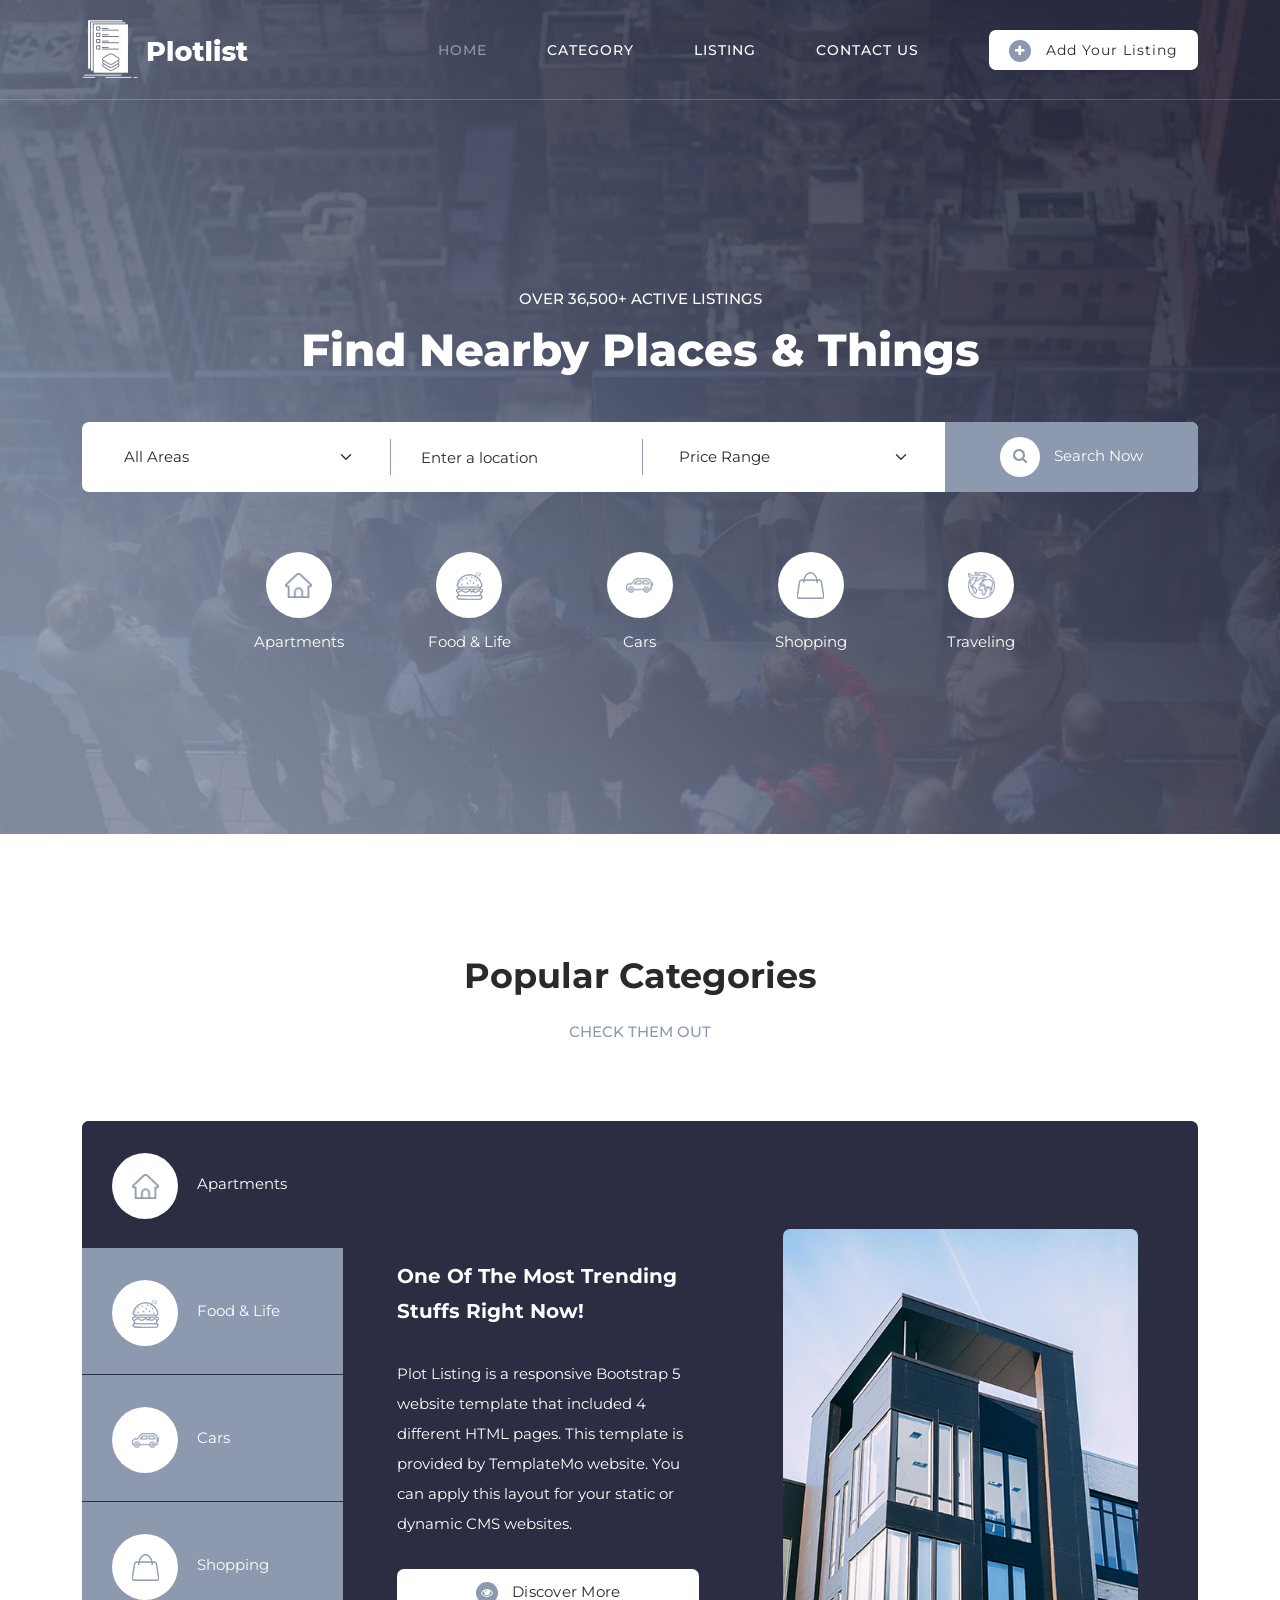
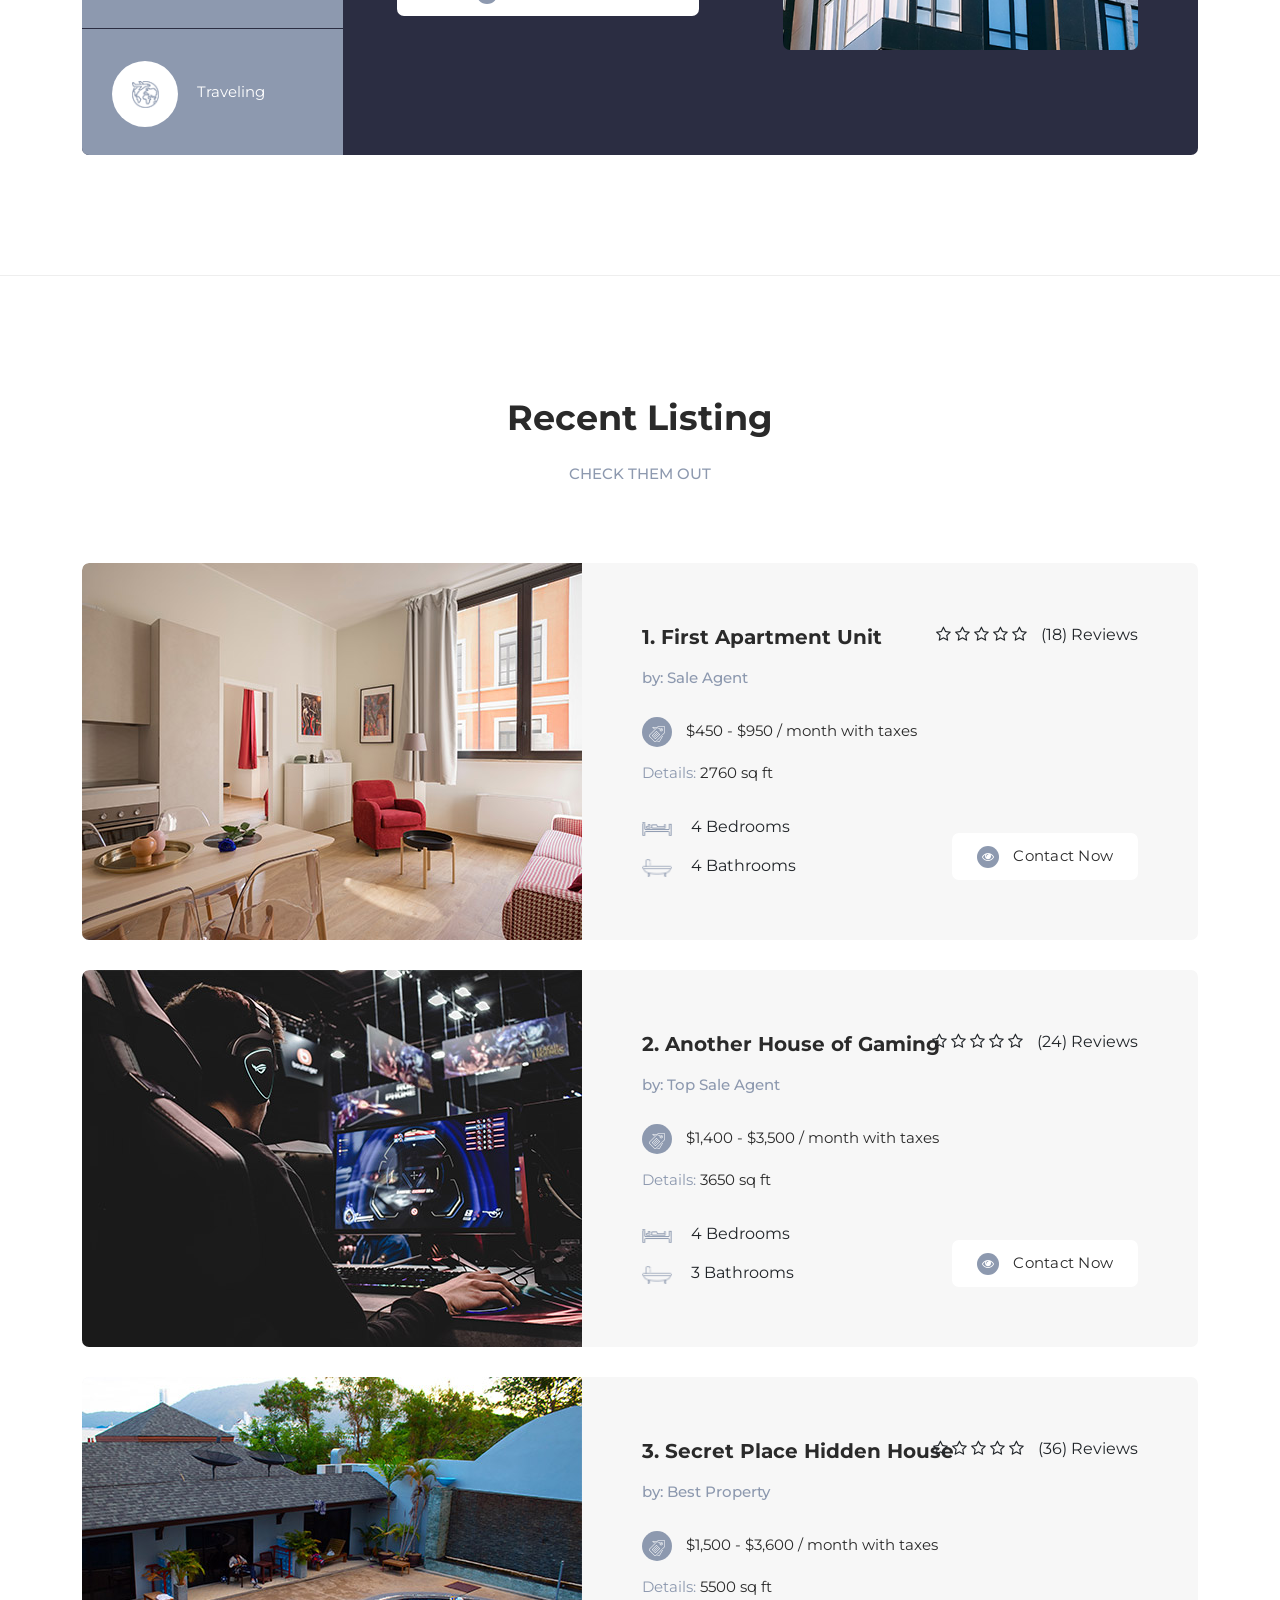
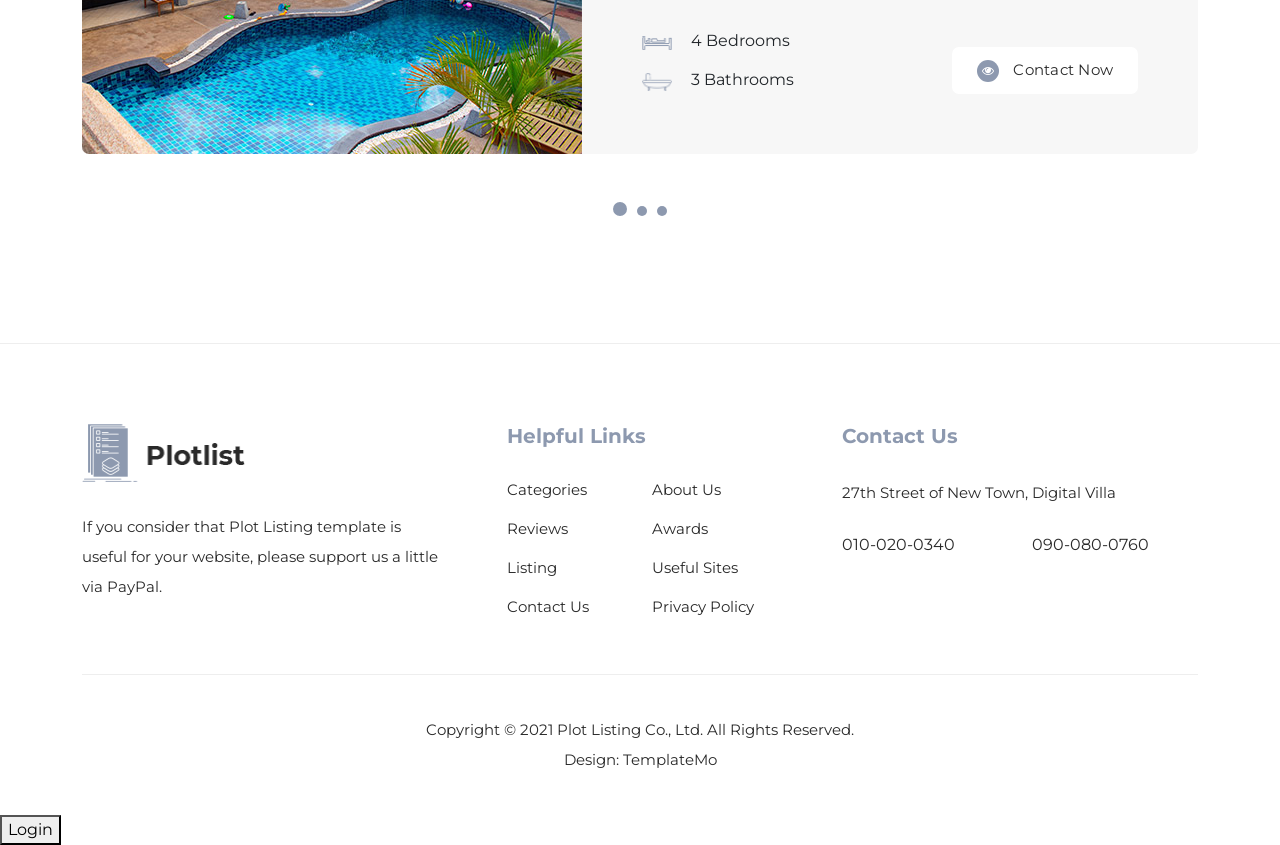
<file: index.html>
<!DOCTYPE html>
<html lang="en">

  <head>

    <meta charset="UTF-8">
    <meta name="viewport" content="width=device-width, initial-scale=1, shrink-to-fit=no">
    <meta name="description" content="">
    <meta name="author" content="">
    <link rel="preconnect" href="https://fonts.gstatic.com">
    <link href="https://fonts.googleapis.com/css2?family=Montserrat:wght@100;200;300;400;500;600;700;800;900&display=swap" rel="stylesheet">

    <title>Plot Listing HTML5 Website Template</title>

    <!-- Bootstrap core CSS -->
    <link href="vendor/bootstrap/css/bootstrap.min.css" rel="stylesheet">

    <!-- Additional CSS Files -->
    <link rel="stylesheet" href="assets/css/fontawesome.css">
    <link rel="stylesheet" href="assets/css/templatemo-plot-listing.css">
    <link rel="stylesheet" href="assets/css/animated.css">
    <link rel="stylesheet" href="assets/css/owl.css">
<!--

TemplateMo 564 Plot Listing

https://templatemo.com/tm-564-plot-listing

-->
  </head>

<body>

  <!-- ***** Preloader Start ***** -->
  <div id="js-preloader" class="js-preloader">
    <div class="preloader-inner">
      <span class="dot"></span>
      <div class="dots">
        <span></span>
        <span></span>
        <span></span>
      </div>
    </div>
  </div>
  <!-- ***** Preloader End ***** -->

  <!-- ***** Header Area Start ***** -->
  <header class="header-area header-sticky wow slideInDown" data-wow-duration="0.75s" data-wow-delay="0s">
    <div class="container">
      <div class="row">
        <div class="col-12">
          <nav class="main-nav">
            <!-- ***** Logo Start ***** -->
            <a href="index.html" class="logo">
            </a>
            <!-- ***** Logo End ***** -->
            <!-- ***** Menu Start ***** -->
            <ul class="nav">
              <li><a href="index.html" class="active">Home</a></li>
              <li><a href="category.html">Category</a></li>
              <li><a href="listing.html">Listing</a></li>
              <li><a href="contact.html">Contact Us</a></li> 
              <li><div class="main-white-button"><a href="#"><i class="fa fa-plus"></i> Add Your Listing</a></div></li> 
            </ul>        
            <a class='menu-trigger'>
                <span>Menu</span>
            </a>
            <!-- ***** Menu End ***** -->
          </nav>
        </div>
      </div>
    </div>
  </header>
  <!-- ***** Header Area End ***** -->

  <div class="main-banner">
    <div class="container">
      <div class="row">
        <div class="col-lg-12">
          <div class="top-text header-text">
            <h6>Over 36,500+ Active Listings</h6>
            <h2>Find Nearby Places &amp; Things</h2>
          </div>
        </div>
        <div class="col-lg-12">
          <form id="search-form" name="gs" method="submit" role="search" action="#">
            <div class="row">
              <div class="col-lg-3 align-self-center">
                  <fieldset>
                      <select name="area" class="form-select" aria-label="Area" id="chooseCategory" onchange="this.form.click()">
                          <option selected>All Areas</option>
                          <option value="New Village">New Village</option>
                          <option value="Old Town">Old Town</option>
                          <option value="Modern City">Modern City</option>
                      </select>
                  </fieldset>
              </div>
              <div class="col-lg-3 align-self-center">
                  <fieldset>
                      <input type="address" name="address" class="searchText" placeholder="Enter a location" autocomplete="on" required>
                  </fieldset>
              </div>
              <div class="col-lg-3 align-self-center">
                  <fieldset>
                      <select name="price" class="form-select" aria-label="Default select example" id="chooseCategory" onchange="this.form.click()">
                          <option selected>Price Range</option>
                          <option value="$100 - $250">$100 - $250</option>
                          <option value="$250 - $500">$250 - $500</option>
                          <option value="$500 - $1000">$500 - $1,000</option>
                          <option value="$1000+">$1,000 or more</option>
                      </select>
                  </fieldset>
              </div>
              <div class="col-lg-3">                        
                  <fieldset>
                      <button class="main-button"><i class="fa fa-search"></i> Search Now</button>
                  </fieldset>
              </div>
            </div>
          </form>
        </div>
        <div class="col-lg-10 offset-lg-1">
          <ul class="categories">
            <li><a href="category.html"><span class="icon"><img src="assets/images/search-icon-01.png" alt="Home"></span> Apartments</a></li>
            <li><a href="listing.html"><span class="icon"><img src="assets/images/search-icon-02.png" alt="Food"></span> Food &amp; Life</a></li>
            <li><a href="#"><span class="icon"><img src="assets/images/search-icon-03.png" alt="Vehicle"></span> Cars</a></li>
            <li><a href="#"><span class="icon"><img src="assets/images/search-icon-04.png" alt="Shopping"></span> Shopping</a></li>
            <li><a href="#"><span class="icon"><img src="assets/images/search-icon-05.png" alt="Travel"></span> Traveling</a></li>
          </ul>
        </div>
      </div>
    </div>
  </div>


  <div class="popular-categories">
    <div class="container">
      <div class="row">
        <div class="col-lg-12">
          <div class="section-heading">
            <h2>Popular Categories</h2>
            <h6>Check Them Out</h6>
          </div>
        </div>
        <div class="col-lg-12">
          <div class="naccs">
            <div class="grid">
              <div class="row">
                <div class="col-lg-3">
                  <div class="menu">
                    <div class="first-thumb active">
                      <div class="thumb">
                        <span class="icon"><img src="assets/images/search-icon-01.png" alt=""></span>
                        Apartments
                      </div>
                    </div>
                    <div>
                      <div class="thumb">                 
                        <span class="icon"><img src="assets/images/search-icon-02.png" alt=""></span>
                        Food &amp; Life
                      </div>
                    </div>
                    <div>
                      <div class="thumb">                 
                        <span class="icon"><img src="assets/images/search-icon-03.png" alt=""></span>
                        Cars
                      </div>
                    </div>
                    <div>
                      <div class="thumb">                 
                        <span class="icon"><img src="assets/images/search-icon-04.png" alt=""></span>
                        Shopping
                      </div>
                    </div>
                    <div class="last-thumb">
                      <div class="thumb">                 
                        <span class="icon"><img src="assets/images/search-icon-05.png" alt=""></span>
                        Traveling
                      </div>
                    </div>
                  </div>
                </div> 
                <div class="col-lg-9 align-self-center">
                  <ul class="nacc">
                    <li class="active">
                      <div>
                        <div class="thumb">
                          <div class="row">
                            <div class="col-lg-5 align-self-center">
                              <div class="left-text">
                                <h4>One Of The Most Trending Stuffs Right Now!</h4>
                                <p>Plot Listing is a responsive Bootstrap 5 website template that included 4 different HTML pages. This template is provided by TemplateMo website. You can apply this layout for your static or dynamic CMS websites.</p>
                                <div class="main-white-button"><a href="#"><i class="fa fa-eye"></i> Discover More</a></div>
                              </div>
                            </div>
                            <div class="col-lg-7 align-self-center">
                              <div class="right-image">
                                <img src="assets/images/tabs-image-01.jpg" alt="">
                              </div>
                            </div>
                          </div>
                        </div>
                      </div>
                    </li>
                    <li>
                      <div>
                        <div class="thumb">
                          <div class="row">
                            <div class="col-lg-5 align-self-center">
                              <div class="left-text">
                                <h4>Food and Lifestyle category is here</h4>
                                <p>You can feel free to download, edit and apply this template for your website. Please tell your friends about TemplateMo website.</p>
                                <div class="main-white-button"><a href="#"><i class="fa fa-eye"></i> Explore More</a></div>
                              </div>
                            </div>
                            <div class="col-lg-7 align-self-center">
                              <div class="right-image">
                                <img src="assets/images/tabs-image-02.jpg" alt="Foods on the table">
                              </div>
                            </div>
                          </div>
                        </div>
                      </div>
                    </li>
                    <li>
                      <div>
                        <div class="thumb">
                          <div class="row">
                            <div class="col-lg-5 align-self-center">
                              <div class="left-text">
                                <h4>Best car rentals for your trips!</h4>
                                <p>Did you know? You can get the best free HTML templates on Too CSS blog. Visit the blog pages and explore fresh and latest website templates.</p>
                                <div class="main-white-button"><a href="listing.html"><i class="fa fa-eye"></i> More Listing</a></div>
                              </div>
                            </div>
                            <div class="col-lg-7 align-self-center">
                              <div class="right-image">
                                <img src="assets/images/tabs-image-03.jpg" alt="cars in the city">
                              </div>
                            </div>
                          </div>
                        </div>
                      </div>
                    </li>
                    <li>
                      <div>
                        <div class="thumb">
                          <div class="row">
                            <div class="col-lg-5 align-self-center">
                              <div class="left-text">
                                <h4>Shopping List: Images from Unsplash</h4>
                                <p>Image credits go to Unsplash website that provides free stock photos for anyone. Images used in this Plot Listing template are from Unsplash.</p>
                                <div class="main-white-button"><a href="#"><i class="fa fa-eye"></i> Discover More</a></div>
                              </div>
                            </div>
                            <div class="col-lg-7 align-self-center">
                              <div class="right-image">
                                <img src="assets/images/tabs-image-04.jpg" alt="Shopping Girl">
                              </div>
                            </div>
                          </div>
                        </div>
                      </div>
                    </li>
                    <li>
                      <div>
                        <div class="thumb">
                          <div class="row">
                            <div class="col-lg-5 align-self-center">
                              <div class="left-text">
                                <h4>Information and Safety Tips for Traveling</h4>
                                <p>You are allowed to use this template for your commercial websites. You are NOT allowed to redistribute this template ZIP file on any Free CSS collection websites.</p>
                                <div class="main-white-button"><a rel="nofollow" href="https://templatemo.com/contact"><i class="fa fa-eye"></i> Read More</a></div>
                              </div>
                            </div>
                            <div class="col-lg-7 align-self-center">
                              <div class="right-image">
                                <img src="assets/images/tabs-image-05.jpg" alt="Traveling Beach">
                              </div>
                            </div>
                          </div>
                        </div>
                      </div>
                    </li>
                  </ul>
                </div>          
              </div>
            </div>
          </div>
        </div>
      </div>
    </div>
  </div>


  <div class="recent-listing">
    <div class="container">
      <div class="row">
        <div class="col-lg-12">
          <div class="section-heading">
            <h2>Recent Listing</h2>
            <h6>Check Them Out</h6>
          </div>
        </div>
        <div class="col-lg-12">
          <div class="owl-carousel owl-listing">
            <div class="item">
              <div class="row">
                <div class="col-lg-12">
                  <div class="listing-item">
                    <div class="left-image">
                      <a href="#"><img src="assets/images/listing-01.jpg" alt=""></a>
                    </div>
                    <div class="right-content align-self-center">
                      <a href="#"><h4>1. First Apartment Unit</h4></a>
                      <h6>by: Sale Agent</h6>
                      <ul class="rate">
                        <li><i class="fa fa-star-o"></i></li>
                        <li><i class="fa fa-star-o"></i></li>
                        <li><i class="fa fa-star-o"></i></li>
                        <li><i class="fa fa-star-o"></i></li>
                        <li><i class="fa fa-star-o"></i></li>
                        <li>(18) Reviews</li>
                      </ul>
                      <span class="price"><div class="icon"><img src="assets/images/listing-icon-01.png" alt=""></div> $450 - $950 / month with taxes</span>
                      <span class="details">Details: <em>2760 sq ft</em></span>
                      <ul class="info">
                        <li><img src="assets/images/listing-icon-02.png" alt=""> 4 Bedrooms</li>
                        <li><img src="assets/images/listing-icon-03.png" alt=""> 4 Bathrooms</li>
                      </ul>
                      <div class="main-white-button">
                        <a href="contact.html"><i class="fa fa-eye"></i> Contact Now</a>
                      </div>
                    </div>
                  </div>
                </div>
                <div class="col-lg-12">
                  <div class="listing-item">
                    <div class="left-image">
                      <a href="#"><img src="assets/images/listing-02.jpg" alt=""></a>
                    </div>
                    <div class="right-content align-self-center">
                      <a href="#"><h4>2. Another House of Gaming</h4></a>
                      <h6>by: Top Sale Agent</h6>
                      <ul class="rate">
                        <li><i class="fa fa-star-o"></i></li>
                        <li><i class="fa fa-star-o"></i></li>
                        <li><i class="fa fa-star-o"></i></li>
                        <li><i class="fa fa-star-o"></i></li>
                        <li><i class="fa fa-star-o"></i></li>
                        <li>(24) Reviews</li>
                      </ul>
                      <span class="price"><div class="icon"><img src="assets/images/listing-icon-01.png" alt=""></div> $1,400 - $3,500 / month with taxes</span>
                      <span class="details">Details: <em>3650 sq ft</em></span>
                      <ul class="info">
                        <li><img src="assets/images/listing-icon-02.png" alt=""> 4 Bedrooms</li>
                        <li><img src="assets/images/listing-icon-03.png" alt=""> 3 Bathrooms</li>
                      </ul>
                      <div class="main-white-button">
                        <a href="contact.html"><i class="fa fa-eye"></i> Contact Now</a>
                      </div>
                    </div>
                  </div>
                </div>
                <div class="col-lg-12">
                  <div class="listing-item">
                    <div class="left-image">
                      <a href="#"><img src="assets/images/listing-03.jpg" alt=""></a>
                    </div>
                    <div class="right-content align-self-center">
                      <a href="#"><h4>3. Secret Place Hidden House</h4></a>
                      <h6>by: Best Property</h6>
                      <ul class="rate">
                        <li><i class="fa fa-star-o"></i></li>
                        <li><i class="fa fa-star-o"></i></li>
                        <li><i class="fa fa-star-o"></i></li>
                        <li><i class="fa fa-star-o"></i></li>
                        <li><i class="fa fa-star-o"></i></li>
                        <li>(36) Reviews</li>
                      </ul>
                      <span class="price"><div class="icon"><img src="assets/images/listing-icon-01.png" alt=""></div> $1,500 - $3,600 / month with taxes</span>
                      <span class="details">Details: <em>5500 sq ft</em></span>
                      <ul class="info">
                        <li><img src="assets/images/listing-icon-02.png" alt=""> 4 Bedrooms</li>
                        <li><img src="assets/images/listing-icon-03.png" alt=""> 3 Bathrooms</li>
                      </ul>
                      <div class="main-white-button">
                        <a href="contact.html"><i class="fa fa-eye"></i> Contact Now</a>
                      </div>
                    </div>
                  </div>
                </div>
              </div>
            </div>
            <div class="item">
              <div class="row">
                <div class="col-lg-12">
                  <div class="listing-item">
                    <div class="left-image">
                      <a href="#"><img src="assets/images/listing-04.jpg" alt=""></a>
                    </div>
                    <div class="right-content align-self-center">
                      <a href="#"><h4>4. Sunshine Fourth Apartment</h4></a>
                      <h6>by: Sale Agent</h6>
                      <ul class="rate">
                        <li><i class="fa fa-star-o"></i></li>
                        <li><i class="fa fa-star-o"></i></li>
                        <li><i class="fa fa-star-o"></i></li>
                        <li><i class="fa fa-star-o"></i></li>
                        <li><i class="fa fa-star-o"></i></li>
                        <li>(24) Reviews</li>
                      </ul>
                      <span class="price"><div class="icon"><img src="assets/images/listing-icon-01.png" alt=""></div> $3,600 / month with taxes</span>
                      <span class="details">Details: <em>3660 sq ft</em></span>
                      <ul class="info">
                        <li><img src="assets/images/listing-icon-02.png" alt=""> 5 Bedrooms</li>
                        <li><img src="assets/images/listing-icon-03.png" alt=""> 3 Bathrooms</li>
                      </ul>
                      <div class="main-white-button">
                        <a href="contact.html"><i class="fa fa-eye"></i> Contact Now</a>
                      </div>
                    </div>
                  </div>
                </div>
                <div class="col-lg-12">
                  <div class="listing-item">
                    <div class="left-image">
                      <a href="#"><img src="assets/images/listing-05.jpg" alt=""></a>
                    </div>
                    <div class="right-content align-self-center">
                      <a href="#"><h4>5. Best House Of the Town</h4></a>
                      <h6>by: Sale Agent</h6>
                      <ul class="rate">
                        <li><i class="fa fa-star-o"></i></li>
                        <li><i class="fa fa-star-o"></i></li>
                        <li><i class="fa fa-star-o"></i></li>
                        <li><i class="fa fa-star-o"></i></li>
                        <li><i class="fa fa-star-o"></i></li>
                        <li>(32) Reviews</li>
                      </ul>
                      <span class="price"><div class="icon"><img src="assets/images/listing-icon-01.png" alt=""></div> $5,600 / month with taxes</span>
                      <span class="details">Details: <em>1750 sq ft</em></span>
                      <ul class="info">
                        <li><img src="assets/images/listing-icon-02.png" alt=""> 6 Bedrooms</li>
                        <li><img src="assets/images/listing-icon-03.png" alt=""> 3 Bathrooms</li>
                      </ul>
                      <div class="main-white-button">
                        <a href="contact.html"><i class="fa fa-eye"></i> Contact Now</a>
                      </div>
                    </div>
                  </div>
                </div>
                <div class="col-lg-12">
                  <div class="listing-item">
                    <div class="left-image">
                      <a href="#"><img src="assets/images/listing-06.jpg" alt=""></a>
                    </div>
                    <div class="right-content align-self-center">
                      <a href="#"><h4>6. Amazing Pool Party Villa</h4></a>
                      <h6>by: Sale Agent</h6>
                      <ul class="rate">
                        <li><i class="fa fa-star-o"></i></li>
                        <li><i class="fa fa-star-o"></i></li>
                        <li><i class="fa fa-star-o"></i></li>
                        <li><i class="fa fa-star-o"></i></li>
                        <li><i class="fa fa-star-o"></i></li>
                        <li>(40) Reviews</li>
                      </ul>
                      <span class="price"><div class="icon"><img src="assets/images/listing-icon-01.png" alt=""></div> $3,850 / month with taxes</span>
                      <span class="details">Details: <em>3660 sq ft</em></span>
                      <ul class="info">
                        <li><img src="assets/images/listing-icon-02.png" alt=""> 4 Bedrooms</li>
                        <li><img src="assets/images/listing-icon-03.png" alt=""> 3 Bathrooms</li>
                      </ul>
                      <div class="main-white-button">
                        <a href="contact.html"><i class="fa fa-eye"></i> Contact Now</a>
                      </div>
                    </div>
                  </div>
                </div>
              </div>
            </div>
            <div class="item">
              <div class="row">
                <div class="col-lg-12">
                  <div class="listing-item">
                    <div class="left-image">
                      <a href="#"><img src="assets/images/listing-05.jpg" alt=""></a>
                    </div>
                    <div class="right-content align-self-center">
                      <a href="#"><h4>7. Sunny Apartment</h4></a>
                      <h6>by: Sale Agent</h6>
                      <ul class="rate">
                        <li><i class="fa fa-star-o"></i></li>
                        <li><i class="fa fa-star-o"></i></li>
                        <li><i class="fa fa-star-o"></i></li>
                        <li><i class="fa fa-star-o"></i></li>
                        <li><i class="fa fa-star-o"></i></li>
                        <li>(24) Reviews</li>
                      </ul>
                      <span class="price"><div class="icon"><img src="assets/images/listing-icon-01.png" alt=""></div> $5,450 / month with taxes</span>
                      <span class="details">Details: <em>1640 sq ft</em></span>
                      <ul class="info">
                        <li><img src="assets/images/listing-icon-02.png" alt=""> 8 Bedrooms</li>
                        <li><img src="assets/images/listing-icon-03.png" alt=""> 5 Bathrooms</li>
                      </ul>
                      <div class="main-white-button">
                        <a href="contact.html"><i class="fa fa-eye"></i> Contact Now</a>
                      </div>
                    </div>
                  </div>
                </div>
                <div class="col-lg-12">
                  <div class="listing-item">
                    <div class="left-image">
                      <a href="#"><img src="assets/images/listing-02.jpg" alt=""></a>
                    </div>
                    <div class="right-content align-self-center">
                      <a href="#"><h4>8. Third House of Gaming</h4></a>
                      <h6>by: Sale Agent</h6>
                      <ul class="rate">
                        <li><i class="fa fa-star-o"></i></li>
                        <li><i class="fa fa-star-o"></i></li>
                        <li><i class="fa fa-star-o"></i></li>
                        <li><i class="fa fa-star-o"></i></li>
                        <li><i class="fa fa-star-o"></i></li>
                        <li>(15) Reviews</li>
                      </ul>
                      <span class="price"><div class="icon"><img src="assets/images/listing-icon-01.png" alt=""></div> $5,520 / month with taxes</span>
                      <span class="details">Details: <em>1660 sq ft</em></span>
                      <ul class="info">
                        <li><img src="assets/images/listing-icon-02.png" alt=""> 5 Bedrooms</li>
                        <li><img src="assets/images/listing-icon-03.png" alt=""> 4 Bathrooms</li>
                      </ul>
                      <div class="main-white-button">
                        <a href="contact.html"><i class="fa fa-eye"></i> Contact Now</a>
                      </div>
                    </div>
                  </div>
                </div>
                <div class="col-lg-12">
                  <div class="listing-item">
                    <div class="left-image">
                      <a href="#"><img src="assets/images/listing-06.jpg" alt=""></a>
                    </div>
                    <div class="right-content align-self-center">
                      <a href="#"><h4>9. Relaxing BBQ Party Villa</h4></a>
                      <h6>by: Sale Agent</h6>
                      <ul class="rate">
                        <li><i class="fa fa-star-o"></i></li>
                        <li><i class="fa fa-star-o"></i></li>
                        <li><i class="fa fa-star-o"></i></li>
                        <li><i class="fa fa-star-o"></i></li>
                        <li><i class="fa fa-star-o"></i></li>
                        <li>(20) Reviews</li>
                      </ul>
                      <span class="price"><div class="icon"><img src="assets/images/listing-icon-01.png" alt=""></div> $4,760 / month with taxes</span>
                      <span class="details">Details: <em>2880 sq ft</em></span>
                      <ul class="info">
                        <li><img src="assets/images/listing-icon-02.png" alt=""> 6 Bedrooms</li>
                        <li><img src="assets/images/listing-icon-03.png" alt=""> 4 Bathrooms</li>
                      </ul>
                      <div class="main-white-button">
                        <a href="contact.html"><i class="fa fa-eye"></i> Contact Now</a>
                      </div>
                    </div>
                  </div>
                </div>
              </div>
            </div>
          </div>
        </div>
      </div>
    </div>
  </div>


  <footer>
    <div class="container">
      <div class="row">
        <div class="col-lg-4">
          <div class="about">
            <div class="logo">
              <img src="assets/images/black-logo.png" alt="Plot Listing">
            </div>
            <p>If you consider that <a rel="nofollow" href="https://templatemo.com/tm-564-plot-listing" target="_parent">Plot Listing template</a> is useful for your website, please <a rel="nofollow" href="https://www.paypal.me/templatemo" target="_blank">support us</a> a little via PayPal.</p>
          </div>
        </div>
        <div class="col-lg-4">
          <div class="helpful-links">
            <h4>Helpful Links</h4>
            <div class="row">
              <div class="col-lg-6 col-sm-6">
                <ul>
                  <li><a href="#">Categories</a></li>
                  <li><a href="#">Reviews</a></li>
                  <li><a href="#">Listing</a></li>
                  <li><a href="#">Contact Us</a></li>
                </ul>
              </div>
              <div class="col-lg-6">
                <ul>
                  <li><a href="#">About Us</a></li>
                  <li><a href="#">Awards</a></li>
                  <li><a href="#">Useful Sites</a></li>
                  <li><a href="#">Privacy Policy</a></li>
                </ul>
              </div>
            </div>
          </div>
        </div>
        <div class="col-lg-4">
          <div class="contact-us">
            <h4>Contact Us</h4>
            <p>27th Street of New Town, Digital Villa</p>
            <div class="row">
              <div class="col-lg-6">
                <a href="#">010-020-0340</a>
              </div>
              <div class="col-lg-6">
                <a href="#">090-080-0760</a>
              </div>
            </div>
          </div>
        </div>
        <div class="col-lg-12">
          <div class="sub-footer">
            <p>Copyright © 2021 Plot Listing Co., Ltd. All Rights Reserved.
            <br>
			Design: <a rel="nofollow" href="https://templatemo.com" title="CSS Templates">TemplateMo</a></p>
          </div>
        </div>
      </div>
    </div>
  </footer>


  <!-- Scripts -->
  <script src="vendor/jquery/jquery.min.js"></script>
  <script src="vendor/bootstrap/js/bootstrap.bundle.min.js"></script>
  <script src="assets/js/owl-carousel.js"></script>
  <script src="assets/js/animation.js"></script>
  <script src="assets/js/imagesloaded.js"></script>
  <script src="assets/js/custom.js"></script>
	<div id="authArea">
    <button onclick="location.href='login.html'" class="nav-cta">Login</button>
	</div>
	

</body>

</html>
</file>
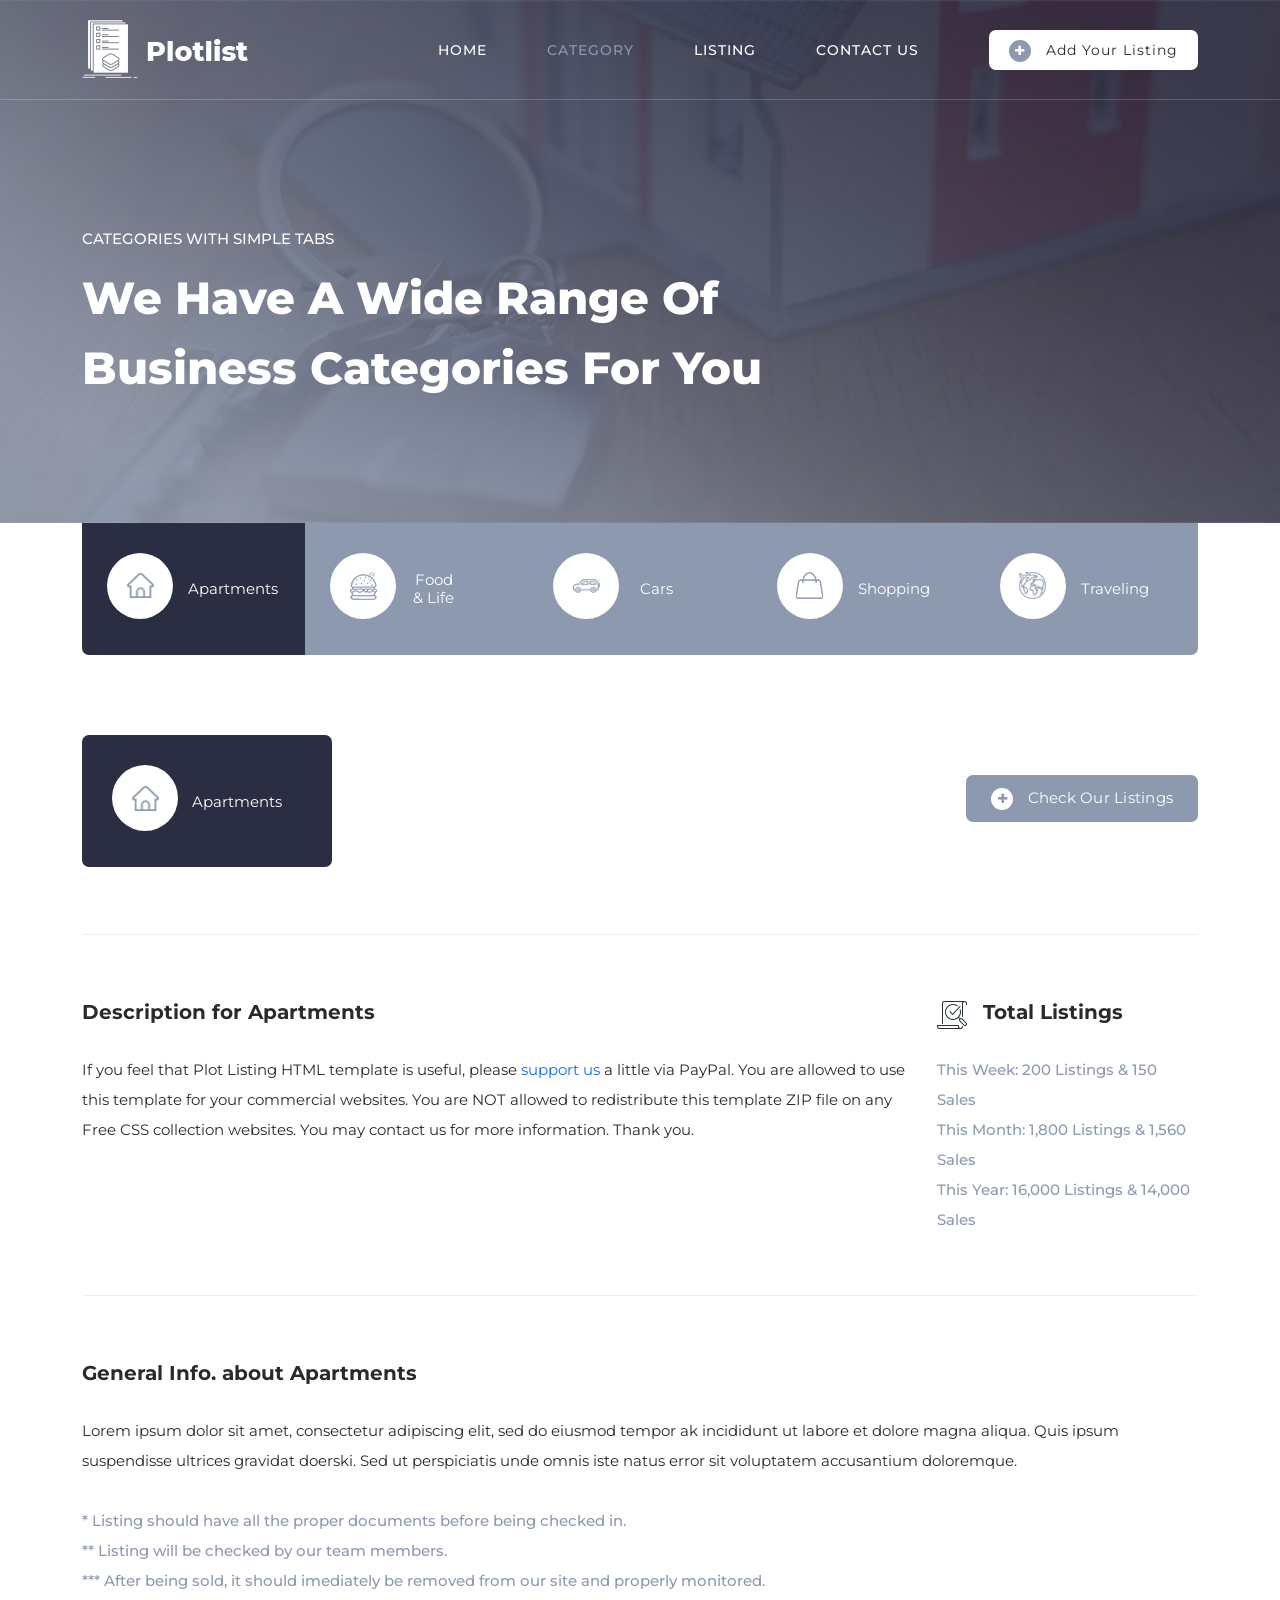
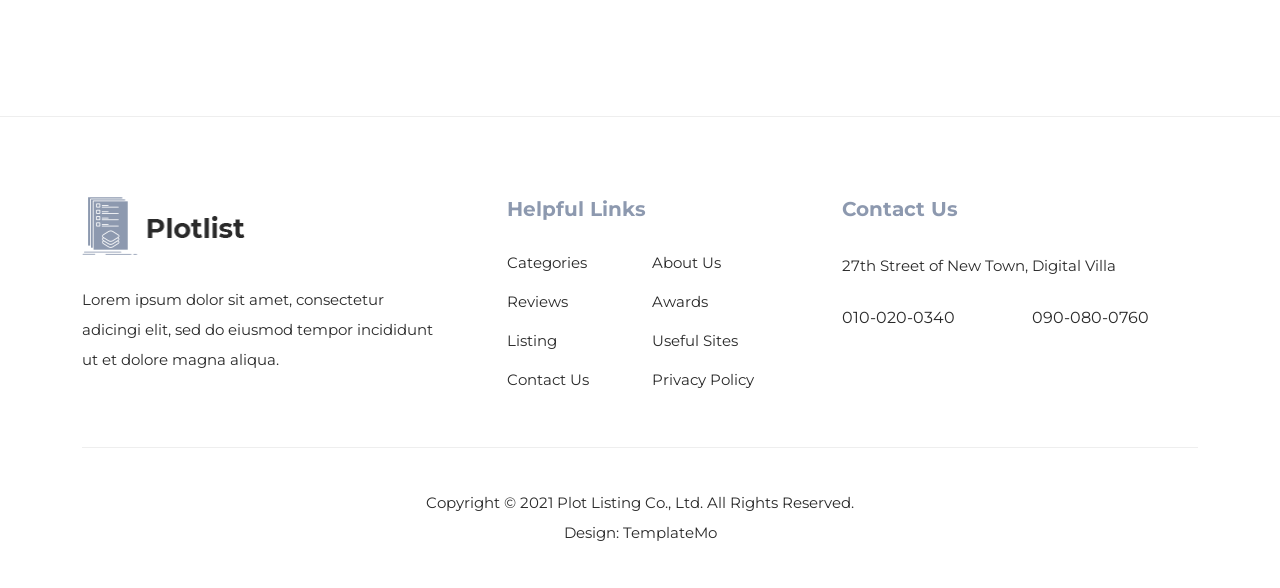
<file: category.html>
<!DOCTYPE html>
<html lang="en">

  <head>

    <meta charset="UTF-8">
    <meta name="viewport" content="width=device-width, initial-scale=1, shrink-to-fit=no">
    <meta name="description" content="">
    <meta name="author" content="">
    <link rel="preconnect" href="https://fonts.gstatic.com">
    <link href="https://fonts.googleapis.com/css2?family=Montserrat:wght@100;200;300;400;500;600;700;800;900&display=swap" rel="stylesheet">

    <title>Plotlist - Listing HTML5 Template</title>

    <!-- Bootstrap core CSS -->
    <link href="vendor/bootstrap/css/bootstrap.min.css" rel="stylesheet">


    <!-- Additional CSS Files -->
    <link rel="stylesheet" href="assets/css/fontawesome.css">
    <link rel="stylesheet" href="assets/css/templatemo-plot-listing.css">
    <link rel="stylesheet" href="assets/css/animated.css">
    <link rel="stylesheet" href="assets/css/owl.css">
<!--

TemplateMo 564 Plot Listing

https://templatemo.com/tm-564-plot-listing

-->
  </head>

<body>

  <!-- ***** Preloader Start ***** -->
  <div id="js-preloader" class="js-preloader">
    <div class="preloader-inner">
      <span class="dot"></span>
      <div class="dots">
        <span></span>
        <span></span>
        <span></span>
      </div>
    </div>
  </div>
  <!-- ***** Preloader End ***** -->

  <!-- ***** Header Area Start ***** -->
  <header class="header-area header-sticky wow slideInDown" data-wow-duration="0.75s" data-wow-delay="0s">
    <div class="container">
      <div class="row">
        <div class="col-12">
          <nav class="main-nav">
            <!-- ***** Logo Start ***** -->
            <a href="index.html" class="logo">
            </a>
            <!-- ***** Logo End ***** -->
            <!-- ***** Menu Start ***** -->
            <ul class="nav">
              <li><a href="index.html">Home</a></li>
              <li><a href="category.html" class="active">Category</a></li>
              <li><a href="listing.html">Listing</a></li>
              <li><a href="contact.html">Contact Us</a></li> 
              <li><div class="main-white-button"><a href="#"><i class="fa fa-plus"></i> Add Your Listing</a></div></li> 
            </ul>        
            <a class='menu-trigger'>
                <span>Menu</span>
            </a>
            <!-- ***** Menu End ***** -->
          </nav>
        </div>
      </div>
    </div>
  </header>
  <!-- ***** Header Area End ***** -->

  <div class="page-heading">
    <div class="container">
      <div class="row">
        <div class="col-lg-8">
          <div class="top-text header-text">
            <h6>Categories with Simple Tabs</h6>
            <h2>We have a wide range of business categories for you</h2>
          </div>
        </div>
      </div>
    </div>
  </div>



  <div class="category-post">
    <div class="container">
      <div class="row">
        <div class="col-lg-12">
          <div class="naccs">
            <div class="grid">
              <div class="row">
                <div class="col-lg-12">
                  <div class="menu">
                    <div class="first-thumb active">
                      <div class="thumb">
                        <span class="icon"><img src="assets/images/search-icon-01.png" alt=""><h4>Apartments</h4></span>    
                      </div>
                    </div>
                    <div>
                      <div class="thumb">                 
                        <span class="icon"><img src="assets/images/search-icon-02.png" alt=""><h4>Food &amp; Life</h4></span>
                      </div>
                    </div>
                    <div>
                      <div class="thumb">                 
                        <span class="icon"><img src="assets/images/search-icon-03.png" alt=""><h4>Cars</h4></span>
                      </div>
                    </div>
                    <div>
                      <div class="thumb">                 
                        <span class="icon"><img src="assets/images/search-icon-04.png" alt=""><h4>Shopping</h4></span>
                      </div>
                    </div>
                    <div class="last-thumb">
                      <div class="thumb">                 
                        <span class="icon"><img src="assets/images/search-icon-05.png" alt=""><h4>Traveling</h4></span>
                      </div>
                    </div>
                  </div>
                </div> 
                <div class="col-lg-12">
                  <ul class="nacc">
                    <li class="active">
                      <div>
                        <div class="thumb">
                          <div class="row">
                            <div class="col-lg-12">
                              <div class="top-content">
                                <div class="row">
                                  <div class="col-lg-6">
                                    <div class="top-icon">
                                      <span class="icon"><img src="assets/images/search-icon-01.png" alt=""><h4>Apartments</h4></span> 
                                    </div>
                                  </div>
                                  <div class="col-lg-6">
                                    <div class="main-white-button">
                                      <a href="#"><i class="fa fa-plus"></i> Check Our Listings</a>
                                    </div>
                                  </div>
                                </div>
                              </div>      
                            </div>
                            <div class="col-lg-12">
                              <div class="description">
                                <div class="row">
                                  <div class="col-lg-9">
                                    <h4>Description for Apartments</h4>
                                    <p>If you feel that Plot Listing HTML template is useful, please <a rel="nofollow" href="https://www.paypal.me/templatemo" target="_blank">support us</a> a little via PayPal. You are allowed to use this template for your commercial websites. You are NOT allowed to redistribute this template ZIP file on any Free CSS collection websites. You may contact us for more information. Thank you.</p>
                                  </div>
                                  <div class="col-lg-3">
                                    <div class="text-icon">
                                      <h4><img src="assets/images/listing-icon-heading.png" alt=""> Total Listings</h4>
                                    </div>
                                    <span class="list-item">This Week: 200 Listings &amp; 150 Sales<br>This Month: 1,800 Listings &amp; 1,560 Sales<br>This Year: 16,000 Listings &amp; 14,000 Sales</span>
                                  </div>
                                </div>
                              </div>
                            </div>
                            <div class="col-lg-12">
                              <div class="general-info">
                                <div class="row">
                                  <div class="col-lg-12">
                                    <h4>General Info. about Apartments</h4>
                                    <p>Lorem ipsum dolor sit amet, consectetur adipiscing elit, sed do eiusmod tempor ak incididunt ut labore et dolore magna aliqua. Quis ipsum suspendisse ultrices gravidat doerski. Sed ut perspiciatis unde omnis iste natus error sit voluptatem accusantium doloremque.</p>
                                    <span class="list-item">* Listing should have all the proper documents before being checked in.
                                    <br>** Listing will be checked by our team members.
                                    <br>*** After being sold, it should imediately be removed from our site and properly monitored.</span>
                                  </div>
                                </div>
                              </div>
                            </div>
                          </div>
                        </div>
                      </div>
                    </li>                 
                    <li>
                      <div>
                        <div class="thumb">
                          <div class="row">
                            <div class="col-lg-12">
                              <div class="top-content">
                                <div class="row">
                                  <div class="col-lg-6">
                                    <div class="top-icon">
                                      <span class="icon"><img src="assets/images/search-icon-02.png" alt=""><h4>Food &amp; Life</h4></span> 
                                    </div>
                                  </div>
                                  <div class="col-lg-6">
                                    <div class="main-white-button">
                                      <a href="#"><i class="fa fa-plus"></i> Check Our Listings</a>
                                    </div>
                                  </div>
                                </div>
                              </div>      
                            </div>
                            <div class="col-lg-12">
                              <div class="description">
                                <div class="row">
                                  <div class="col-lg-9">
                                    <h4>Description for Food and Life</h4>
                                    <p>Plot Listing template is a responsive website layout that included four HTML pages. Please tell your friends about TemplateMo website. You can download and apply this template for your dynamic CMS websites.</p>
                                    <br>
                                    <p><strong>Did you know?</strong>
                                    <br>You can get the best free HTML templates on Too CSS blog. Visit the blog pages and explore fresh and latest website templates.</p>
                                  </div>
                                  <div class="col-lg-3">
                                    <div class="text-icon">
                                      <h4><img src="assets/images/listing-icon-heading.png" alt=""> Total Listings</h4>
                                    </div>
                                    <span class="list-item">This Week: 124 Listings &amp; 84 Sales<br>This Month: 1,040 Listings &amp; 720 Sales<br>This Year: 10,640 Listings &amp; 9,600 Sales</span>
                                  </div>
                                </div>
                              </div>
                            </div>
                            <div class="col-lg-12">
                              <div class="general-info">
                                <div class="row">
                                  <div class="col-lg-12">
                                    <h4>General Info</h4>
                                    <p>Lorem ipsum dolor sit amet, consectetur adipiscing elit, sed do eiusmod tempor ak incididunt ut labore et dolore magna aliqua. Quis ipsum suspendisse ultrices gravidat doerski. Sed ut perspiciatis unde omnis iste natus error sit voluptatem accusantium doloremque.</p>
                                    <span class="list-item">* Listing should have all the proper documents before being checked in.
                                    <br>** Listing will be checked by our team members.
                                    <br>*** After being sold, it should imediately be removed from our site and properly monitored.</span>
                                  </div>
                                </div>
                              </div>
                            </div>
                          </div>
                        </div>
                      </div>
                    </li>
                    <li>
                      <div>
                        <div class="thumb">
                          <div class="row">
                            <div class="col-lg-12">
                              <div class="top-content">
                                <div class="row">
                                  <div class="col-lg-6">
                                    <div class="top-icon">
                                      <span class="icon"><img src="assets/images/search-icon-03.png" alt=""><h4>Cars</h4></span> 
                                    </div>
                                  </div>
                                  <div class="col-lg-6">
                                    <div class="main-white-button">
                                      <a href="#"><i class="fa fa-plus"></i> Check Our Listings</a>
                                    </div>
                                  </div>
                                </div>
                              </div>      
                            </div>
                            <div class="col-lg-12">
                              <div class="description">
                                <div class="row">
                                  <div class="col-lg-9">
                                    <h4>Description about cars</h4>
                                    <p>Lorem ipsum dolor sit amet, consectetur adipiscing elit, sed do eiusmod tempor ak incididunt ut labore et dolore magna aliqua. Quis ipsum suspendisse ultrices gravidat doerski. Sed ut perspiciatis unde omnis iste natus error sit voluptatem accusantium doloremque laudantium, totam rem aperiam, eaque ipsa quae ab illo.</p>
                                  </div>
                                  <div class="col-lg-3">
                                    <div class="text-icon">
                                      <h4><img src="assets/images/listing-icon-heading.png" alt=""> Total Listings</h4>
                                    </div>
                                    <span class="list-item">This Week: 800 Listings &amp; 400 Sales<br>This Month: 1,600 Listings &amp; 1,200 Sales<br>This Year: 14,000 Listings &amp; 12,000 Sales</span>
                                  </div>
                                </div>
                              </div>
                            </div>
                            <div class="col-lg-12">
                              <div class="general-info">
                                <div class="row">
                                  <div class="col-lg-12">
                                    <h4>General Info. about cars</h4>
                                    <p>Lorem ipsum dolor sit amet, consectetur adipiscing elit, sed do eiusmod tempor ak incididunt ut labore et dolore magna aliqua. Quis ipsum suspendisse ultrices gravidat doerski. Sed ut perspiciatis unde omnis iste natus error sit voluptatem accusantium doloremque.</p>
                                    <span class="list-item">* Listing should have all the proper documents before being checked in.
                                    <br>** Listing will be checked by our team members.
                                    <br>*** After being sold, it should imediately be removed from our site and properly monitored.</span>
                                  </div>
                                </div>
                              </div>
                            </div>
                          </div>
                        </div>
                      </div>
                    </li>
                    <li>
                      <div>
                        <div class="thumb">
                          <div class="row">
                            <div class="col-lg-12">
                              <div class="top-content">
                                <div class="row">
                                  <div class="col-lg-6">
                                    <div class="top-icon">
                                      <span class="icon"><img src="assets/images/search-icon-04.png" alt=""><h4>Shopping</h4></span> 
                                    </div>
                                  </div>
                                  <div class="col-lg-6">
                                    <div class="main-white-button">
                                      <a href="#"><i class="fa fa-plus"></i> Check Our Listings</a>
                                    </div>
                                  </div>
                                </div>
                              </div>      
                            </div>
                            <div class="col-lg-12">
                              <div class="description">
                                <div class="row">
                                  <div class="col-lg-9">
                                    <h4>Description about Shopping</h4>
                                    <p>Lorem ipsum dolor sit amet, consectetur adipiscing elit, sed do eiusmod tempor ak incididunt ut labore et dolore magna aliqua. Quis ipsum suspendisse ultrices gravidat doerski. Sed ut perspiciatis unde omnis iste natus error sit voluptatem accusantium doloremque laudantium, totam rem aperiam, eaque ipsa quae ab illo.</p>
                                  </div>
                                  <div class="col-lg-3">
                                    <div class="text-icon">
                                      <h4><img src="assets/images/listing-icon-heading.png" alt=""> Total Listings</h4>
                                    </div>
                                    <span class="list-item">This Week: 150 Listings &amp; 140 Sales<br>This Month: 1,500 Listings &amp; 1,100 Sales<br>This Year: 15,000 Listings &amp; 14,000 Sales</span>
                                  </div>
                                </div>
                              </div>
                            </div>
                            <div class="col-lg-12">
                              <div class="general-info">
                                <div class="row">
                                  <div class="col-lg-12">
                                    <h4>General Info. for Shopping</h4>
                                    <p>Lorem ipsum dolor sit amet, consectetur adipiscing elit, sed do eiusmod tempor ak incididunt ut labore et dolore magna aliqua. Quis ipsum suspendisse ultrices gravidat doerski. Sed ut perspiciatis unde omnis iste natus error sit voluptatem accusantium doloremque.</p>
                                    <span class="list-item">* Listing should have all the proper documents before being checked in.
                                    <br>** Listing will be checked by our team members.
                                    <br>*** After being sold, it should imediately be removed from our site and properly monitored.</span>
                                  </div>
                                </div>
                              </div>
                            </div>
                          </div>
                        </div>
                      </div>
                    </li>
                    <li>
                      <div>
                        <div class="thumb">
                          <div class="row">
                            <div class="col-lg-12">
                              <div class="top-content">
                                <div class="row">
                                  <div class="col-lg-6">
                                    <div class="top-icon">
                                      <span class="icon"><img src="assets/images/search-icon-05.png" alt=""><h4>Traveling</h4></span> 
                                    </div>
                                  </div>
                                  <div class="col-lg-6">
                                    <div class="main-white-button">
                                      <a href="#"><i class="fa fa-plus"></i> Check Our Listings</a>
                                    </div>
                                  </div>
                                </div>
                              </div>      
                            </div>
                            <div class="col-lg-12">
                              <div class="description">
                                <div class="row">
                                  <div class="col-lg-9">
                                    <h4>Description of Traveling</h4>
                                    <p>Lorem ipsum dolor sit amet, consectetur adipiscing elit, sed do eiusmod tempor ak incididunt ut labore et dolore magna aliqua. Quis ipsum suspendisse ultrices gravidat doerski. Sed ut perspiciatis unde omnis iste natus error sit voluptatem accusantium doloremque laudantium, totam rem aperiam, eaque ipsa quae ab illo.</p>
                                  </div>
                                  <div class="col-lg-3">
                                    <div class="text-icon">
                                      <h4><img src="assets/images/listing-icon-heading.png" alt=""> Total Listings</h4>
                                    </div>
                                    <span class="list-item">This Week: 200 Listings &amp; 120 Sales<br>This Month: 1,400 Listings &amp; 900 Sales<br>This Year: 14,000 Listings &amp; 12,000 Sales</span>
                                  </div>
                                </div>
                              </div>
                            </div>
                            <div class="col-lg-12">
                              <div class="general-info">
                                <div class="row">
                                  <div class="col-lg-12">
                                    <h4>General Info. about Traveling</h4>
                                    <p>Lorem ipsum dolor sit amet, consectetur adipiscing elit, sed do eiusmod tempor ak incididunt ut labore et dolore magna aliqua. Quis ipsum suspendisse ultrices gravidat doerski. Sed ut perspiciatis unde omnis iste natus error sit voluptatem accusantium doloremque.</p>
                                    <span class="list-item">* Listing should have all the proper documents before being checked in.
                                    <br>** Listing will be checked by our team members.
                                    <br>*** After being sold, it should imediately be removed from our site and properly monitored.</span>
                                  </div>
                                </div>
                              </div>
                            </div>
                          </div>
                        </div>
                      </div>
                    </li>
                  </ul>
                </div>          
              </div>
            </div>
          </div>
        </div>
      </div>
    </div>
  </div>

  <footer>
    <div class="container">
      <div class="row">
        <div class="col-lg-4">
          <div class="about">
            <div class="logo">
              <img src="assets/images/black-logo.png" alt="">
            </div>
            <p>Lorem ipsum dolor sit amet, consectetur adicingi elit, sed do eiusmod tempor incididunt ut et dolore magna aliqua.</p>
          </div>
        </div>
        <div class="col-lg-4">
          <div class="helpful-links">
            <h4>Helpful Links</h4>
            <div class="row">
              <div class="col-lg-6">
                <ul>
                  <li><a href="#">Categories</a></li>
                  <li><a href="#">Reviews</a></li>
                  <li><a href="#">Listing</a></li>
                  <li><a href="#">Contact Us</a></li>
                </ul>
              </div>
              <div class="col-lg-6">
                <ul>
                  <li><a href="#">About Us</a></li>
                  <li><a href="#">Awards</a></li>
                  <li><a href="#">Useful Sites</a></li>
                  <li><a href="#">Privacy Policy</a></li>
                </ul>
              </div>
            </div>
          </div>
        </div>
        <div class="col-lg-4">
          <div class="contact-us">
            <h4>Contact Us</h4>
            <p>27th Street of New Town, Digital Villa</p>
            <div class="row">
              <div class="col-lg-6">
                <a href="#">010-020-0340</a>
              </div>
              <div class="col-lg-6">
                <a href="#">090-080-0760</a>
              </div>
            </div>
          </div>
        </div>
        <div class="col-lg-12">
          <div class="sub-footer">
            <p>Copyright © 2021 Plot Listing Co., Ltd. All Rights Reserved.
            <br>
			Design: <a rel="nofollow" href="https://templatemo.com" title="CSS Templates">TemplateMo</a></p>
          </div>
        </div>
      </div>
    </div>
  </footer>


  <!-- Scripts -->
  <script src="vendor/jquery/jquery.min.js"></script>
  <script src="vendor/bootstrap/js/bootstrap.bundle.min.js"></script>
  <script src="assets/js/owl-carousel.js"></script>
  <script src="assets/js/animation.js"></script>
  <script src="assets/js/imagesloaded.js"></script>
  <script src="assets/js/custom.js"></script>

</body>

</html>
</file>
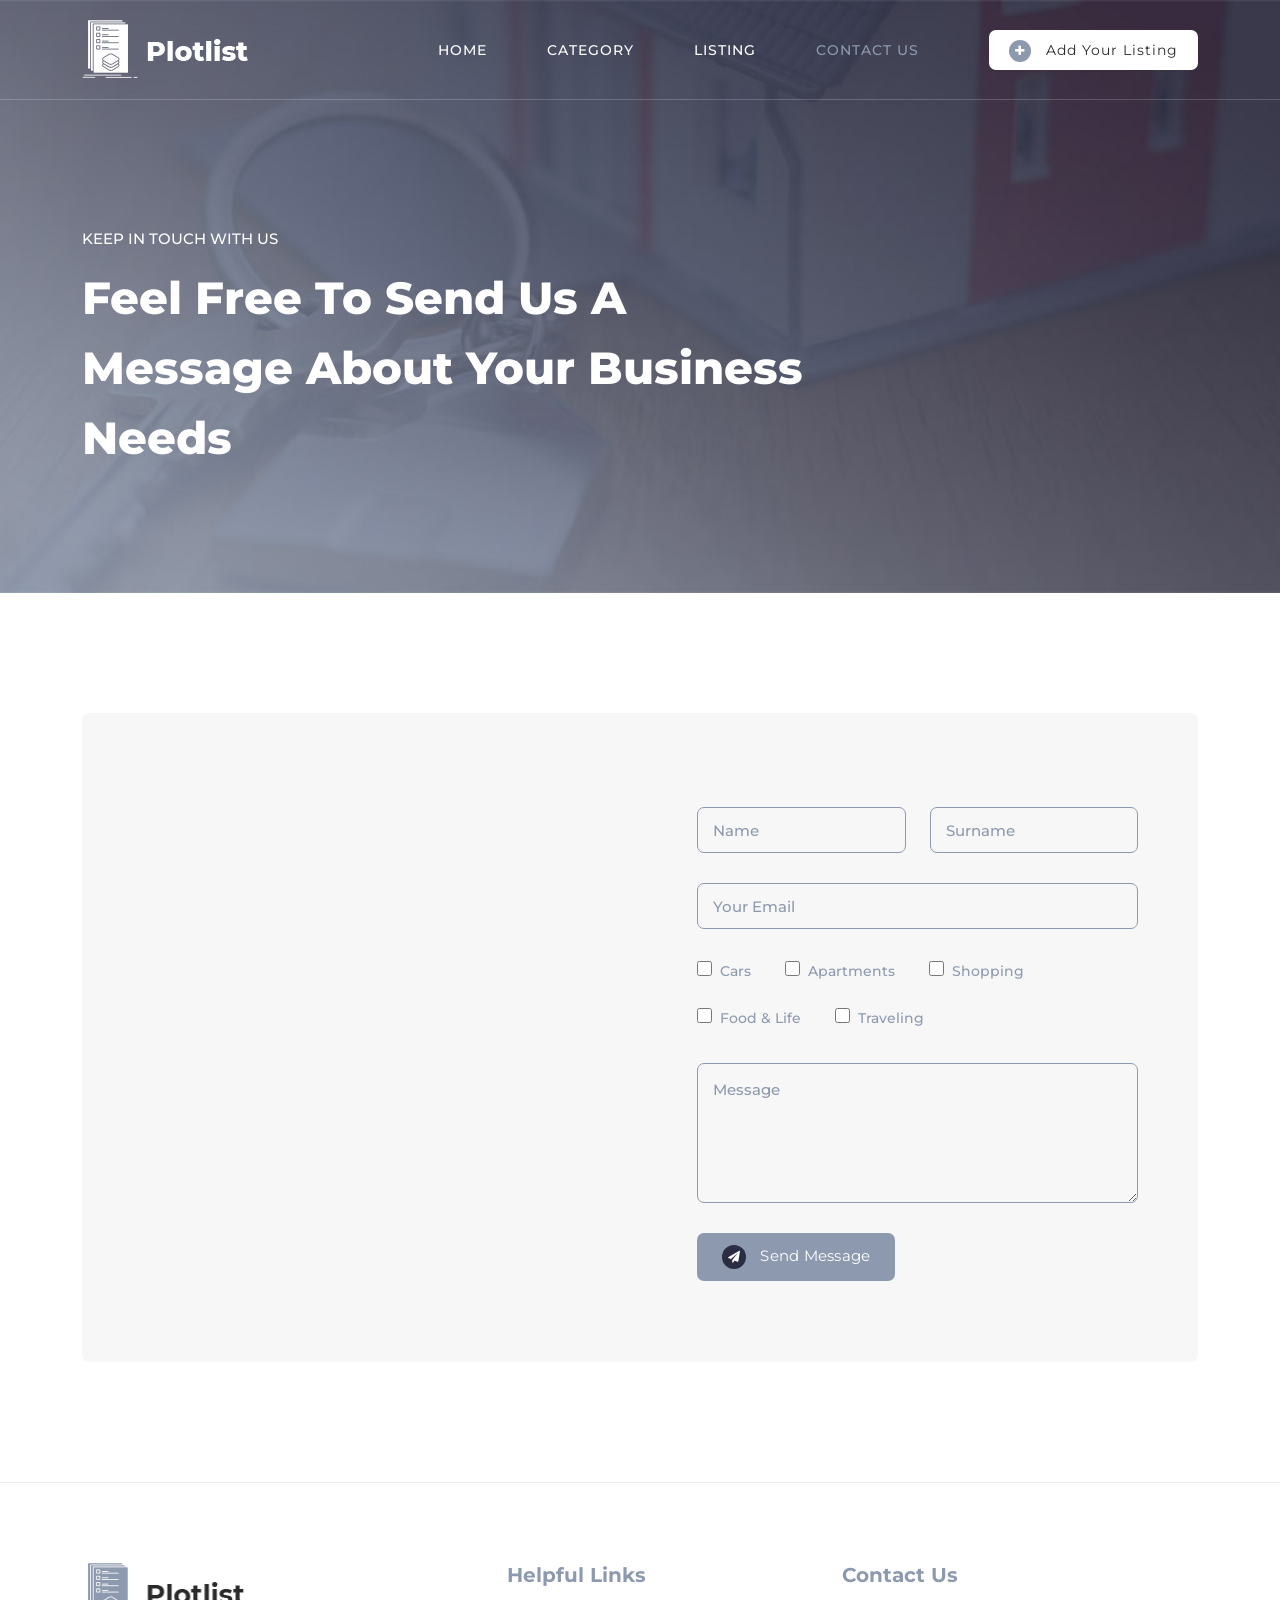
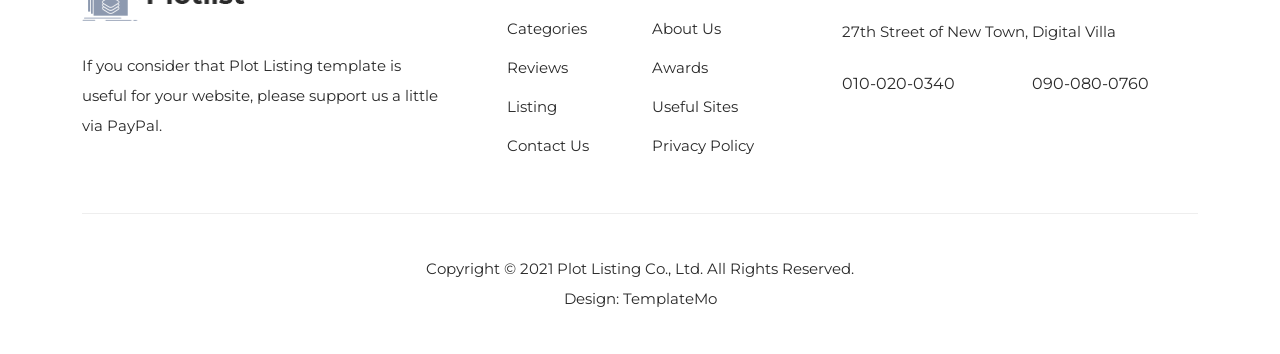
<file: contact.html>
<!DOCTYPE html>
<html lang="en">

  <head>

    <meta charset="UTF-8">
    <meta name="viewport" content="width=device-width, initial-scale=1, shrink-to-fit=no">
    <meta name="description" content="">
    <meta name="author" content="">
    <link rel="preconnect" href="https://fonts.gstatic.com">
    <link href="https://fonts.googleapis.com/css2?family=Montserrat:wght@100;200;300;400;500;600;700;800;900&display=swap" rel="stylesheet">

    <title>Plotlist - Listing HTML5 Template</title>

    <!-- Bootstrap core CSS -->
    <link href="vendor/bootstrap/css/bootstrap.min.css" rel="stylesheet">


    <!-- Additional CSS Files -->
    <link rel="stylesheet" href="assets/css/fontawesome.css">
    <link rel="stylesheet" href="assets/css/templatemo-plot-listing.css">
    <link rel="stylesheet" href="assets/css/animated.css">
    <link rel="stylesheet" href="assets/css/owl.css">
<!--

TemplateMo 564 Plot Listing

https://templatemo.com/tm-564-plot-listing

-->
  </head>

<body>

  <!-- ***** Preloader Start ***** -->
  <div id="js-preloader" class="js-preloader">
    <div class="preloader-inner">
      <span class="dot"></span>
      <div class="dots">
        <span></span>
        <span></span>
        <span></span>
      </div>
    </div>
  </div>
  <!-- ***** Preloader End ***** -->

  <!-- ***** Header Area Start ***** -->
  <header class="header-area header-sticky wow slideInDown" data-wow-duration="0.75s" data-wow-delay="0s">
    <div class="container">
      <div class="row">
        <div class="col-12">
          <nav class="main-nav">
            <!-- ***** Logo Start ***** -->
            <a href="index.html" class="logo">
            </a>
            <!-- ***** Logo End ***** -->
            <!-- ***** Menu Start ***** -->
            <ul class="nav">
              <li><a href="index.html">Home</a></li>
              <li><a href="category.html">Category</a></li>
              <li><a href="listing.html">Listing</a></li>
              <li><a href="contact.html" class="active">Contact Us</a></li> 
              <li><div class="main-white-button"><a href="#"><i class="fa fa-plus"></i> Add Your Listing</a></div></li> 
            </ul>        
            <a class='menu-trigger'>
                <span>Menu</span>
            </a>
            <!-- ***** Menu End ***** -->
          </nav>
        </div>
      </div>
    </div>
  </header>
  <!-- ***** Header Area End ***** -->

  <div class="page-heading">
    <div class="container">
      <div class="row">
        <div class="col-lg-8">
          <div class="top-text header-text">
            <h6>Keep in touch with us</h6>
            <h2>Feel free to send us a message about your business needs</h2>
          </div>
        </div>
      </div>
    </div>
  </div>

  <div class="contact-page">
    <div class="container">
      <div class="row">
        <div class="col-lg-12">
          <div class="inner-content">
            <div class="row">
              <div class="col-lg-6">
                <div id="map">
                  <iframe src="https://maps.google.com/maps?q=Av.+L%C3%BAcio+Costa,+Rio+de+Janeiro+-+RJ,+Brazil&t=&z=13&ie=UTF8&iwloc=&output=embed" width="100%" height="650px" frameborder="0" style="border:0" allowfullscreen></iframe>
                </div>
              </div>
              <div class="col-lg-6 align-self-center">
                <form id="contact" action="" method="get">
                  <div class="row">
                    <div class="col-lg-6">
                      <fieldset>
                        <input type="name" name="name" id="name" placeholder="Name" autocomplete="on" required>
                      </fieldset>
                    </div>
                    <div class="col-lg-6">
                      <fieldset>
                        <input type="surname" name="surname" id="surname" placeholder="Surname" autocomplete="on" required>
                      </fieldset>
                    </div>
                    <div class="col-lg-12">
                      <fieldset>
                        <input type="text" name="email" id="email" pattern="[^ @]*@[^ @]*" placeholder="Your Email" required="">
                      </fieldset>
                    </div>
                    <div class="col-lg-12">
                      <ul>
                        <li><input type="checkbox" name="option1" value="cars"><span>Cars</span></li>
                        <li><input type="checkbox" name="option2" value="aparmtents"><span>Apartments</span></li>
                        <li><input type="checkbox" name="option3" value="shopping"><span>Shopping</span></li>
                        <li><input type="checkbox" name="option4" value="food"><span>Food &amp; Life</span></li>
                        <li><input type="checkbox" name="option5" value="traveling"><span>Traveling</span></li>
                      </ul>
                    </div>
                    <div class="col-lg-12">
                      <fieldset>
                        <textarea name="message" type="text" class="form-control" id="message" placeholder="Message" required=""></textarea>  
                      </fieldset>
                    </div>
                    <div class="col-lg-12">
                      <fieldset>
                        <button type="submit" id="form-submit" class="main-button "><i class="fa fa-paper-plane"></i> Send Message</button>
                      </fieldset>
                    </div>
                  </div>
                </form>
              </div>
            </div>
          </div>
        </div>
      </div>
    </div>
  </div>

  <footer>
    <div class="container">
      <div class="row">
        <div class="col-lg-4">
          <div class="about">
            <div class="logo">
              <img src="assets/images/black-logo.png" alt="Plot Listing Template">
            </div>
            <p>If you consider that <a rel="nofollow" href="https://templatemo.com/tm-564-plot-listing" target="_parent">Plot Listing template</a> is useful for your website, please <a rel="nofollow" href="https://www.paypal.me/templatemo" target="_blank">support us</a> a little via PayPal.</p>
          </div>
        </div>
        <div class="col-lg-4">
          <div class="helpful-links">
            <h4>Helpful Links</h4>
            <div class="row">
              <div class="col-lg-6">
                <ul>
                  <li><a href="#">Categories</a></li>
                  <li><a href="#">Reviews</a></li>
                  <li><a href="#">Listing</a></li>
                  <li><a href="#">Contact Us</a></li>
                </ul>
              </div>
              <div class="col-lg-6">
                <ul>
                  <li><a href="#">About Us</a></li>
                  <li><a href="#">Awards</a></li>
                  <li><a href="#">Useful Sites</a></li>
                  <li><a href="#">Privacy Policy</a></li>
                </ul>
              </div>
            </div>
          </div>
        </div>
        <div class="col-lg-4">
          <div class="contact-us">
            <h4>Contact Us</h4>
            <p>27th Street of New Town, Digital Villa</p>
            <div class="row">
              <div class="col-lg-6">
                <a href="#">010-020-0340</a>
              </div>
              <div class="col-lg-6">
                <a href="#">090-080-0760</a>
              </div>
            </div>
          </div>
        </div>
        <div class="col-lg-12">
          <div class="sub-footer">
            <p>Copyright © 2021 Plot Listing Co., Ltd. All Rights Reserved.
            <br>
			Design: <a rel="nofollow" href="https://templatemo.com" title="CSS Templates">TemplateMo</a></p>
          </div>
        </div>
      </div>
    </div>
  </footer>


  <!-- Scripts -->
  <script src="vendor/jquery/jquery.min.js"></script>
  <script src="vendor/bootstrap/js/bootstrap.bundle.min.js"></script>
  <script src="assets/js/owl-carousel.js"></script>
  <script src="assets/js/animation.js"></script>
  <script src="assets/js/imagesloaded.js"></script>
  <script src="assets/js/custom.js"></script>

</body>

</html>
</file>
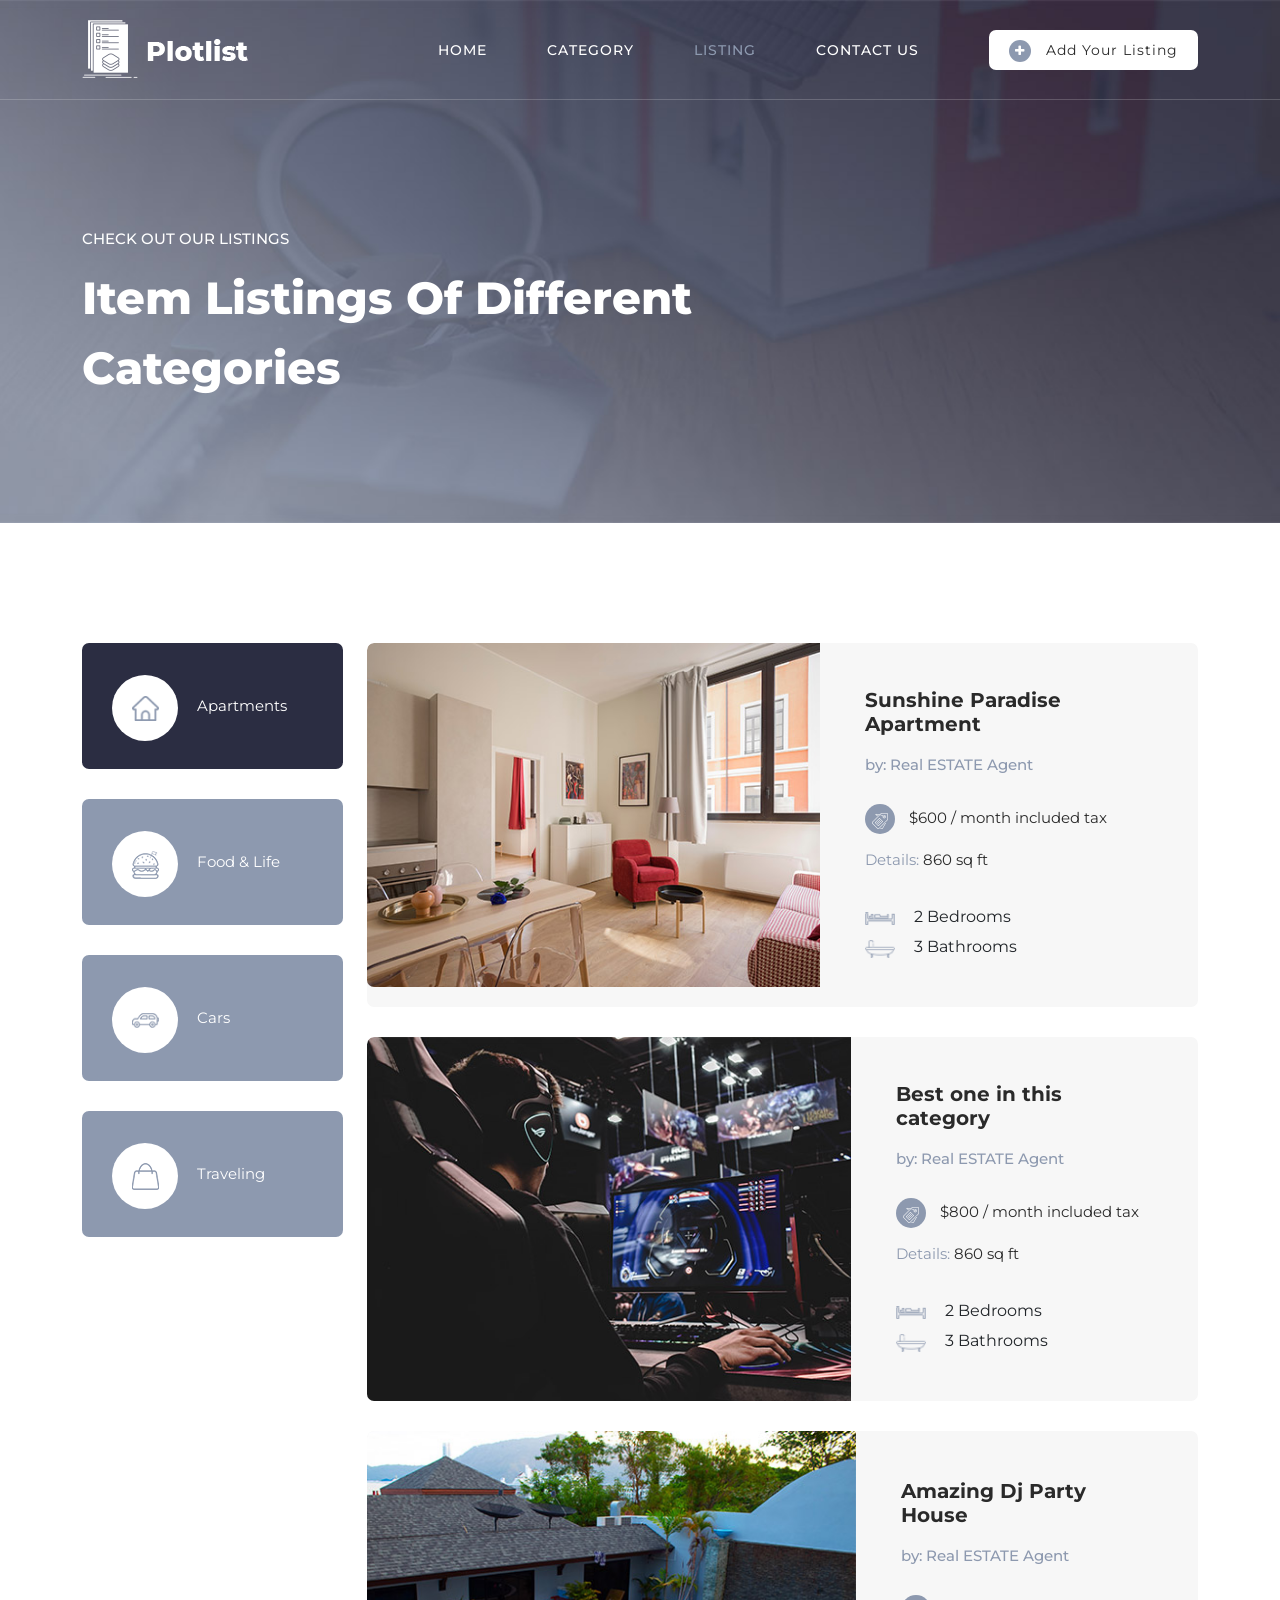
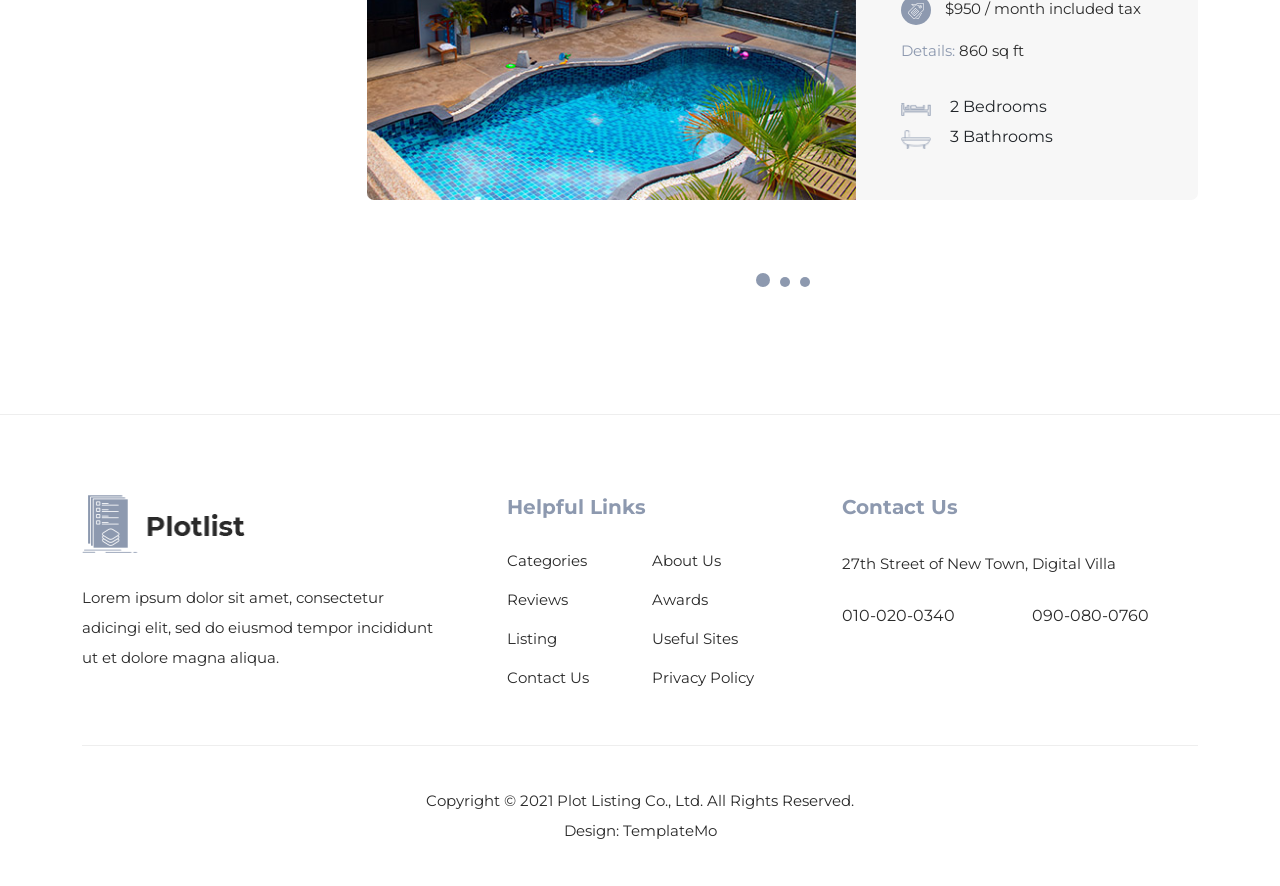
<file: listing.html>
<!DOCTYPE html>
<html lang="en">

  <head>

    <meta charset="UTF-8">
    <meta name="viewport" content="width=device-width, initial-scale=1, shrink-to-fit=no">
    <meta name="description" content="">
    <meta name="author" content="">
    <link rel="preconnect" href="https://fonts.gstatic.com">
    <link href="https://fonts.googleapis.com/css2?family=Montserrat:wght@100;200;300;400;500;600;700;800;900&display=swap" rel="stylesheet">

    <title>Plot Listing Page</title>

    <!-- Bootstrap core CSS -->
    <link href="vendor/bootstrap/css/bootstrap.min.css" rel="stylesheet">


    <!-- Additional CSS Files -->
    <link rel="stylesheet" href="assets/css/fontawesome.css">
    <link rel="stylesheet" href="assets/css/templatemo-plot-listing.css">
    <link rel="stylesheet" href="assets/css/animated.css">
    <link rel="stylesheet" href="assets/css/owl.css">
<!--

TemplateMo 564 Plot Listing

https://templatemo.com/tm-564-plot-listing

-->
  </head>

<body>

  <!-- ***** Preloader Start ***** -->
  <div id="js-preloader" class="js-preloader">
    <div class="preloader-inner">
      <span class="dot"></span>
      <div class="dots">
        <span></span>
        <span></span>
        <span></span>
      </div>
    </div>
  </div>
  <!-- ***** Preloader End ***** -->

  <!-- ***** Header Area Start ***** -->
  <header class="header-area header-sticky wow slideInDown" data-wow-duration="0.75s" data-wow-delay="0s">
    <div class="container">
      <div class="row">
        <div class="col-12">
          <nav class="main-nav">
            <!-- ***** Logo Start ***** -->
            <a href="index.html" class="logo">
            </a>
            <!-- ***** Logo End ***** -->
            <!-- ***** Menu Start ***** -->
            <ul class="nav">
              <li><a href="index.html">Home</a></li>
              <li><a href="category.html">Category</a></li>
              <li><a href="listing.html" class="active">Listing</a></li>
              <li><a href="contact.html">Contact Us</a></li> 
              <li><div class="main-white-button"><a href="#"><i class="fa fa-plus"></i> Add Your Listing</a></div></li> 
            </ul>        
            <a class='menu-trigger'>
                <span>Menu</span>
            </a>
            <!-- ***** Menu End ***** -->
          </nav>
        </div>
      </div>
    </div>
  </header>
  <!-- ***** Header Area End ***** -->

  <div class="page-heading">
    <div class="container">
      <div class="row">
        <div class="col-lg-8">
          <div class="top-text header-text">
            <h6>Check Out Our Listings</h6>
            <h2>Item listings of Different Categories</h2>
          </div>
        </div>
      </div>
    </div>
  </div>

  <div class="listing-page">
    <div class="container">
      <div class="row">
        <div class="col-lg-12">
          <div class="naccs">
            <div class="grid">
              <div class="row">
                <div class="col-lg-3">
                  <div class="menu">
                    <div class="first-thumb active">
                      <div class="thumb">
                        <span class="icon"><img src="assets/images/search-icon-01.png" alt=""></span>
                        Apartments
                      </div>
                    </div>
                    <div>
                      <div class="thumb">                 
                        <span class="icon"><img src="assets/images/search-icon-02.png" alt=""></span>
                        Food &amp; Life
                      </div>
                    </div>
                    <div>
                      <div class="thumb">                 
                        <span class="icon"><img src="assets/images/search-icon-03.png" alt=""></span>
                        Cars
                      </div>
                    </div>
                    <div class="last-thumb">
                      <div class="thumb">                 
                        <span class="icon"><img src="assets/images/search-icon-04.png" alt=""></span>
                        Traveling
                      </div>
                    </div>
                  </div>
                </div> 
                <div class="col-lg-9">
                  <ul class="nacc">
                  <!-- first category listing of items -->
                    <li class="active">
                      <div>
                        <div class="col-lg-12">
                          <div class="owl-carousel owl-listing">
                            <div class="item">
                              <div class="row">
                                <div class="col-lg-12">
                                  <div class="listing-item">
                                    <div class="left-image">
                                      <a href="#"><img src="assets/images/listing-01.jpg" alt=""></a>
                                      <div class="hover-content">
                                        <div class="main-white-button">
                                          <a href="contact.html"><i class="fa fa-eye"></i> Contact Now</a>
                                        </div>
                                      </div>
                                    </div>
                                    <div class="right-content align-self-center">
                                      <a href="#"><h4>Sunshine Paradise Apartment</h4></a>
                                      <h6>by: Real ESTATE Agent</h6>
                                      <span class="price"><div class="icon"><img src="assets/images/listing-icon-01.png" alt=""></div> $600 / month included tax</span>
                                      <span class="details">Details: <em>860 sq ft</em></span>
                                      <span class="info"><img src="assets/images/listing-icon-02.png" alt=""> 2 Bedrooms<br><img src="assets/images/listing-icon-03.png" alt=""> 3 Bathrooms</span>
                                    </div>
                                  </div>
                                </div>
                                <div class="col-lg-12">
                                  <div class="listing-item">
                                    <div class="left-image">
                                      <a href="#"><img src="assets/images/listing-02.jpg" alt=""></a>
                                      <div class="hover-content">
                                        <div class="main-white-button">
                                          <a href="contact.html"><i class="fa fa-eye"></i> Contact Now</a>
                                        </div>
                                      </div>
                                    </div>
                                    <div class="right-content align-self-center">
                                      <a href="#"><h4>Best one in this category</h4></a>
                                      <h6>by: Real ESTATE Agent</h6>
                                      <span class="price"><div class="icon"><img src="assets/images/listing-icon-01.png" alt=""></div> $800 / month included tax</span>
                                      <span class="details">Details: <em>860 sq ft</em></span>
                                      <span class="info"><img src="assets/images/listing-icon-02.png" alt=""> 2 Bedrooms<br><img src="assets/images/listing-icon-03.png" alt=""> 3 Bathrooms</span>
                                    </div>
                                  </div>
                                </div>
                                <div class="col-lg-12">
                                  <div class="listing-item">
                                    <div class="left-image">
                                      <a href="#"><img src="assets/images/listing-03.jpg" alt=""></a>
                                      <div class="hover-content">
                                        <div class="main-white-button">
                                          <a href="contact.html"><i class="fa fa-eye"></i> Contact Now</a>
                                        </div>
                                      </div>
                                    </div>
                                    <div class="right-content align-self-center">
                                      <a href="#"><h4>Amazing Dj Party House</h4></a>
                                      <h6>by: Real ESTATE Agent</h6>
                                      <span class="price"><div class="icon"><img src="assets/images/listing-icon-01.png" alt=""></div> $950 / month included tax</span>
                                      <span class="details">Details: <em>860 sq ft</em></span>
                                      <span class="info"><img src="assets/images/listing-icon-02.png" alt=""> 2 Bedrooms<br><img src="assets/images/listing-icon-03.png" alt=""> 3 Bathrooms</span>
                                    </div>
                                  </div>
                                </div>
                              </div>
                            </div>
                            <div class="item">
                              <div class="row">
                                <div class="col-lg-12">
                                  <div class="listing-item">
                                    <div class="left-image">
                                      <a href="#"><img src="assets/images/listing-01.jpg" alt=""></a>
                                      <div class="hover-content">
                                        <div class="main-white-button">
                                          <a href="contact.html"><i class="fa fa-eye"></i> Contact Now</a>
                                        </div>
                                      </div>
                                    </div>
                                    <div class="right-content align-self-center">
                                      <a href="#"><h4>Sunshine Villa Condo</h4></a>
                                      <h6>by: Real ESTATE Agent</h6>
                                      <span class="price"><div class="icon"><img src="assets/images/listing-icon-01.png" alt=""></div> $450 / month included tax</span>
                                      <span class="details">Details: <em>860 sq ft</em></span>
                                      <span class="info"><img src="assets/images/listing-icon-02.png" alt=""> 2 Bedrooms<br><img src="assets/images/listing-icon-03.png" alt=""> 3 Bathrooms</span>
                                    </div>
                                  </div>
                                </div>
                                <div class="col-lg-12">
                                  <div class="listing-item">
                                    <div class="left-image">
                                      <a href="#"><img src="assets/images/listing-02.jpg" alt=""></a>
                                      <div class="hover-content">
                                        <div class="main-white-button">
                                          <a href="contact.html"><i class="fa fa-eye"></i> Contact Now</a>
                                        </div>
                                      </div>
                                    </div>
                                    <div class="right-content align-self-center">
                                      <a href="#"><h4>Gaming Studio Units</h4></a>
                                      <h6>by: Real ESTATE Agent</h6>
                                      <span class="price"><div class="icon"><img src="assets/images/listing-icon-01.png" alt=""></div> $550 / month included tax</span>
                                      <span class="details">Details: <em>860 sq ft</em></span>
                                      <span class="info"><img src="assets/images/listing-icon-02.png" alt=""> 2 Bedrooms<br><img src="assets/images/listing-icon-03.png" alt=""> 3 Bathrooms</span>
                                    </div>
                                  </div>
                                </div>
                                <div class="col-lg-12">
                                  <div class="listing-item">
                                    <div class="left-image">
                                      <a href="#"><img src="assets/images/listing-03.jpg" alt=""></a>
                                      <div class="hover-content">
                                        <div class="main-white-button">
                                          <a href="contact.html"><i class="fa fa-eye"></i> Contact Now</a>
                                        </div>
                                      </div>
                                    </div>
                                    <div class="right-content align-self-center">
                                      <a href="#"><h4>Amazing Dj Party House</h4></a>
                                      <h6>by: Real ESTATE Agent</h6>
                                      <span class="price"><div class="icon"><img src="assets/images/listing-icon-01.png" alt=""></div> $650 / month included tax</span>
                                      <span class="details">Details: <em>860 sq ft</em></span>
                                      <span class="info"><img src="assets/images/listing-icon-02.png" alt=""> 2 Bedrooms<br><img src="assets/images/listing-icon-03.png" alt=""> 3 Bathrooms</span>
                                    </div>
                                  </div>
                                </div>
                              </div>
                            </div>
                            
                            <!-- third page of first category -->
                            <div class="item">
                              <div class="row">
                                <div class="col-lg-12">
                                  <div class="listing-item">
                                    <div class="left-image">
                                      <a href="#"><img src="assets/images/listing-01.jpg" alt=""></a>
                                      <div class="hover-content">
                                        <div class="main-white-button">
                                          <a href="contact.html"><i class="fa fa-eye"></i> Contact Now</a>
                                        </div>
                                      </div>
                                    </div>
                                    <div class="right-content align-self-center">
                                      <a href="#"><h4>Third Page Apartment</h4></a>
                                      <h6>by: Real Estate Agent</h6>
                                      <span class="price"><div class="icon"><img src="assets/images/listing-icon-01.png" alt=""></div> $600 to $950 / month included tax</span>
                                      <span class="details">Details: <em>860 sq ft</em></span>
                                      <span class="info"><img src="assets/images/listing-icon-02.png" alt=""> 2 Bedrooms<br><img src="assets/images/listing-icon-03.png" alt=""> 3 Bathrooms</span>
                                    </div>
                                  </div>
                                </div>
                                <div class="col-lg-12">
                                  <div class="listing-item">
                                    <div class="left-image">
                                      <a href="#"><img src="assets/images/listing-02.jpg" alt=""></a>
                                      <div class="hover-content">
                                        <div class="main-white-button">
                                          <a href="contact.html"><i class="fa fa-eye"></i> Contact Now</a>
                                        </div>
                                      </div>
                                    </div>
                                    <div class="right-content align-self-center">
                                      <a href="#"><h4>New Gaming Townhouse</h4></a>
                                      <h6>by: Real ESTATE Agent</h6>
                                      <span class="price"><div class="icon"><img src="assets/images/listing-icon-01.png" alt=""></div> $840 / month included tax</span>
                                      <span class="details">Details: <em>860 sq ft</em></span>
                                      <span class="info"><img src="assets/images/listing-icon-02.png" alt=""> 2 Bedrooms<br><img src="assets/images/listing-icon-03.png" alt=""> 3 Bathrooms</span>
                                    </div>
                                  </div>
                                </div>
                                <div class="col-lg-12">
                                  <div class="listing-item">
                                    <div class="left-image">
                                      <a href="#"><img src="assets/images/listing-03.jpg" alt=""></a>
                                      <div class="hover-content">
                                        <div class="main-white-button">
                                          <a href="contact.html"><i class="fa fa-eye"></i> Contact Now</a>
                                        </div>
                                      </div>
                                    </div>
                                    <div class="right-content align-self-center">
                                      <a href="#"><h4>Amazing Party Villa</h4></a>
                                      <h6>by: Real ESTATE Agent</h6>
                                      <span class="price"><div class="icon"><img src="assets/images/listing-icon-01.png" alt=""></div> $950 / month included tax</span>
                                      <span class="details">Details: <em>860 sq ft</em></span>
                                      <span class="info"><img src="assets/images/listing-icon-02.png" alt=""> 2 Bedrooms<br><img src="assets/images/listing-icon-03.png" alt=""> 3 Bathrooms</span>
                                    </div>
                                  </div>
                                </div>
                              </div>
                            </div>
                          </div>
                        </div>
                      </div>
                    </li>
                    
                    <!-- second category listing of items -->
                    <li>
                      <div>
                        <div class="col-lg-12">
                          <div class="owl-carousel owl-listing">
                            <div class="item">
                              <div class="row">
                                <div class="col-lg-12">
                                  <div class="listing-item">
                                    <div class="left-image">
                                      <a href="#"><img src="assets/images/listing-04.jpg" alt=""></a>
                                      <div class="hover-content">
                                        <div class="main-white-button">
                                          <a href="contact.html"><i class="fa fa-eye"></i> Contact Now</a>
                                        </div>
                                      </div>
                                    </div>
                                    <div class="right-content align-self-center">
                                      <a href="#"><h4>Food First page</h4></a>
                                      <h6>by: Food Delivery</h6>
                                      <span class="price"><div class="icon"><img src="assets/images/listing-icon-01.png" alt=""></div> $600 / month included tax</span>
                                      <span class="details">Details: <em>860 sq ft</em></span>
                                      <span class="info"><img src="assets/images/listing-icon-02.png" alt=""> 2 Bedrooms<br><img src="assets/images/listing-icon-03.png" alt=""> 3 Bathrooms</span>
                                    </div>
                                  </div>
                                </div>
                                <div class="col-lg-12">
                                  <div class="listing-item">
                                    <div class="left-image">
                                      <a href="#"><img src="assets/images/listing-05.jpg" alt=""></a>
                                      <div class="hover-content">
                                        <div class="main-white-button">
                                          <a href="contact.html"><i class="fa fa-eye"></i> Contact Now</a>
                                        </div>
                                      </div>
                                    </div>
                                    <div class="right-content align-self-center">
                                      <a href="#"><h4>Food Item 2</h4></a>
                                      <h6>by: Food Delivery</h6>
                                      <span class="price"><div class="icon"><img src="assets/images/listing-icon-01.png" alt=""></div> $540 / month included tax</span>
                                      <span class="details">Details: <em>860 sq ft</em></span>
                                      <span class="info"><img src="assets/images/listing-icon-02.png" alt=""> 2 Bedrooms<br><img src="assets/images/listing-icon-03.png" alt=""> 3 Bathrooms</span>
                                    </div>
                                  </div>
                                </div>
                                <div class="col-lg-12">
                                  <div class="listing-item">
                                    <div class="left-image">
                                      <a href="#"><img src="assets/images/listing-03.jpg" alt=""></a>
                                      <div class="hover-content">
                                        <div class="main-white-button">
                                          <a href="contact.html"><i class="fa fa-eye"></i> Contact Now</a>
                                        </div>
                                      </div>
                                    </div>
                                    <div class="right-content align-self-center">
                                      <a href="#"><h4>Food Item 3</h4></a>
                                      <h6>by: Food Delivery</h6>
                                      <span class="price"><div class="icon"><img src="assets/images/listing-icon-01.png" alt=""></div> $720 / month included tax</span>
                                      <span class="details">Details: <em>860 sq ft</em></span>
                                      <span class="info"><img src="assets/images/listing-icon-02.png" alt=""> 2 Bedrooms<br><img src="assets/images/listing-icon-03.png" alt=""> 3 Bathrooms</span>
                                    </div>
                                  </div>
                                </div>
                              </div>
                            </div>
                            
                            <!-- second category second page -->
                            <div class="item">
                              <div class="row">
                                <div class="col-lg-12">
                                  <div class="listing-item">
                                    <div class="left-image">
                                      <a href="#"><img src="assets/images/listing-05.jpg" alt=""></a>
                                      <div class="hover-content">
                                        <div class="main-white-button">
                                          <a href="contact.html"><i class="fa fa-eye"></i> Contact Now</a>
                                        </div>
                                      </div>
                                    </div>
                                    <div class="right-content align-self-center">
                                      <a href="#"><h4>FOOD Second Page</h4></a>
                                      <h6>by: Food Delivery</h6>
                                      <span class="price"><div class="icon"><img src="assets/images/listing-icon-01.png" alt=""></div> $420 / month included tax</span>
                                      <span class="details">Details: <em>860 sq ft</em></span>
                                      <span class="info"><img src="assets/images/listing-icon-02.png" alt=""> 2 Bedrooms<br><img src="assets/images/listing-icon-03.png" alt=""> 3 Bathrooms</span>
                                    </div>
                                  </div>
                                </div>
                                <div class="col-lg-12">
                                  <div class="listing-item">
                                    <div class="left-image">
                                      <a href="#"><img src="assets/images/listing-04.jpg" alt=""></a>
                                      <div class="hover-content">
                                        <div class="main-white-button">
                                          <a href="contact.html"><i class="fa fa-eye"></i> Contact Now</a>
                                        </div>
                                      </div>
                                    </div>
                                    <div class="right-content align-self-center">
                                      <a href="#"><h4>Best Food Item 5</h4></a>
                                      <h6>by: Food Delivery</h6>
                                      <span class="price"><div class="icon"><img src="assets/images/listing-icon-01.png" alt=""></div> $450 / month included tax</span>
                                      <span class="details">Details: <em>860 sq ft</em></span>
                                      <span class="info"><img src="assets/images/listing-icon-02.png" alt=""> 2 Bedrooms<br><img src="assets/images/listing-icon-03.png" alt=""> 3 Bathrooms</span>
                                    </div>
                                  </div>
                                </div>
                                <div class="col-lg-12">
                                  <div class="listing-item">
                                    <div class="left-image">
                                      <a href="#"><img src="assets/images/listing-03.jpg" alt=""></a>
                                      <div class="hover-content">
                                        <div class="main-white-button">
                                          <a href="contact.html"><i class="fa fa-eye"></i> Contact Now</a>
                                        </div>
                                      </div>
                                    </div>
                                    <div class="right-content align-self-center">
                                      <a href="#"><h4>Amazing Food Item 6</h4></a>
                                      <h6>by: Food Delivery</h6>
                                      <span class="price"><div class="icon"><img src="assets/images/listing-icon-01.png" alt=""></div> $500 / month included tax</span>
                                      <span class="details">Details: <em>860 sq ft</em></span>
                                      <span class="info"><img src="assets/images/listing-icon-02.png" alt=""> 2 Bedrooms<br><img src="assets/images/listing-icon-03.png" alt=""> 3 Bathrooms</span>
                                    </div>
                                  </div>
                                </div>
                              </div>
                            </div>


                          </div>
                        </div>
                      </div>
                    </li>
                    
                    <!-- third category first page -->
                    <li>
                      <div>
                        <div class="col-lg-12">
                          <div class="owl-carousel owl-listing">
                            <div class="item">
                              <div class="row">
                                <div class="col-lg-12">
                                  <div class="listing-item">
                                    <div class="left-image">
                                      <a href="#"><img src="assets/images/listing-05.jpg" alt=""></a>
                                      <div class="hover-content">
                                        <div class="main-white-button">
                                          <a href="contact.html"><i class="fa fa-eye"></i> Contact Now</a>
                                        </div>
                                      </div>
                                    </div>
                                    <div class="right-content align-self-center">
                                      <a href="#"><h4>Third Category First Page</h4></a>
                                      <h6>by: Sale Agent</h6>
                                      <span class="price"><div class="icon"><img src="assets/images/listing-icon-01.png" alt=""></div> $750 / month included tax</span>
                                      <span class="details">Details: <em>860 sq ft</em></span>
                                      <span class="info"><img src="assets/images/listing-icon-02.png" alt=""> 2 Bedrooms<br><img src="assets/images/listing-icon-03.png" alt=""> 3 Bathrooms</span>
                                    </div>
                                  </div>
                                </div>
                                <div class="col-lg-12">
                                  <div class="listing-item">
                                    <div class="left-image">
                                      <a href="#"><img src="assets/images/listing-04.jpg" alt=""></a>
                                      <div class="hover-content">
                                        <div class="main-white-button">
                                          <a href="contact.html"><i class="fa fa-eye"></i> Contact Now</a>
                                        </div>
                                      </div>
                                    </div>
                                    <div class="right-content align-self-center">
                                      <a href="#"><h4>Car Item 2</h4></a>
                                      <h6>by: Sale Agent</h6>
                                      <span class="price"><div class="icon"><img src="assets/images/listing-icon-01.png" alt=""></div> $880 / month included tax</span>
                                      <span class="details">Details: <em>860 sq ft</em></span>
                                      <span class="info"><img src="assets/images/listing-icon-02.png" alt=""> 2 Bedrooms<br><img src="assets/images/listing-icon-03.png" alt=""> 3 Bathrooms</span>
                                    </div>
                                  </div>
                                </div>
                                <div class="col-lg-12">
                                  <div class="listing-item">
                                    <div class="left-image">
                                      <a href="#"><img src="assets/images/listing-03.jpg" alt=""></a>
                                      <div class="hover-content">
                                        <div class="main-white-button">
                                          <a href="contact.html"><i class="fa fa-eye"></i> Contact Now</a>
                                        </div>
                                      </div>
                                    </div>
                                    <div class="right-content align-self-center">
                                      <a href="#"><h4>Car Item 3</h4></a>
                                      <h6>by: Sale Agent</h6>
                                      <span class="price"><div class="icon"><img src="assets/images/listing-icon-01.png" alt=""></div> $770 / month included tax</span>
                                      <span class="details">Details: <em>860 sq ft</em></span>
                                      <span class="info"><img src="assets/images/listing-icon-02.png" alt=""> 2 Bedrooms<br><img src="assets/images/listing-icon-03.png" alt=""> 3 Bathrooms</span>
                                    </div>
                                  </div>
                                </div>
                              </div>
                            </div>
                            
                            <!-- third category second page -->
                            <div class="item">
                              <div class="row">
                                <div class="col-lg-12">
                                  <div class="listing-item">
                                    <div class="left-image">
                                      <a href="#"><img src="assets/images/listing-01.jpg" alt=""></a>
                                      <div class="hover-content">
                                        <div class="main-white-button">
                                          <a href="contact.html"><i class="fa fa-eye"></i> Contact Now</a>
                                        </div>
                                      </div>
                                    </div>
                                    <div class="right-content align-self-center">
                                      <a href="#"><h4>Third Category Second Page</h4></a>
                                      <h6>by: Sale Agent</h6>
                                      <span class="price"><div class="icon"><img src="assets/images/listing-icon-01.png" alt=""></div> $660 / month included tax</span>
                                      <span class="details">Details: <em>860 sq ft</em></span>
                                      <span class="info"><img src="assets/images/listing-icon-02.png" alt=""> 2 Bedrooms<br><img src="assets/images/listing-icon-03.png" alt=""> 3 Bathrooms</span>
                                    </div>
                                  </div>
                                </div>
                                <div class="col-lg-12">
                                  <div class="listing-item">
                                    <div class="left-image">
                                      <a href="#"><img src="assets/images/listing-02.jpg" alt=""></a>
                                      <div class="hover-content">
                                        <div class="main-white-button">
                                          <a href="contact.html"><i class="fa fa-eye"></i> Contact Now</a>
                                        </div>
                                      </div>
                                    </div>
                                    <div class="right-content align-self-center">
                                      <a href="#"><h4>Car Item 5</h4></a>
                                      <h6>by: Sale Agent</h6>
                                      <span class="price"><div class="icon"><img src="assets/images/listing-icon-01.png" alt=""></div> $550 / month included tax</span>
                                      <span class="details">Details: <em>860 sq ft</em></span>
                                      <span class="info"><img src="assets/images/listing-icon-02.png" alt=""> 2 Bedrooms<br><img src="assets/images/listing-icon-03.png" alt=""> 3 Bathrooms</span>
                                    </div>
                                  </div>
                                </div>
                                <div class="col-lg-12">
                                  <div class="listing-item">
                                    <div class="left-image">
                                      <a href="#"><img src="assets/images/listing-06.jpg" alt=""></a>
                                      <div class="hover-content">
                                        <div class="main-white-button">
                                          <a href="contact.html"><i class="fa fa-eye"></i> Contact Now</a>
                                        </div>
                                      </div>
                                    </div>
                                    <div class="right-content align-self-center">
                                      <a href="#"><h4>Car Item 6</h4></a>
                                      <h6>by: Sale Agent</h6>
                                      <span class="price"><div class="icon"><img src="assets/images/listing-icon-01.png" alt=""></div> $440 / month included tax</span>
                                      <span class="details">Details: <em>860 sq ft</em></span>
                                      <span class="info"><img src="assets/images/listing-icon-02.png" alt=""> 2 Bedrooms<br><img src="assets/images/listing-icon-03.png" alt=""> 3 Bathrooms</span>
                                    </div>
                                  </div>
                                </div>
                              </div>
                            </div>
                            
                            <!-- third category third page -->
                            <!-- NONE -->
                            
                            
                          </div>
                        </div>
                      </div>
                    </li>
                    
                    <!-- 4th category 1st page -->
                    <li>
                      <div>
                        <div class="col-lg-12">
                          <div class="owl-carousel owl-listing">
                            <div class="item">
                              <div class="row">
                                <div class="col-lg-12">
                                  <div class="listing-item">
                                    <div class="left-image">
                                      <a href="#"><img src="assets/images/listing-06.jpg" alt=""></a>
                                      <div class="hover-content">
                                        <div class="main-white-button">
                                          <a href="contact.html"><i class="fa fa-eye"></i> Contact Now</a>
                                        </div>
                                      </div>
                                    </div>
                                    <div class="right-content align-self-center">
                                      <a href="#"><h4>Traveling Item 1</h4></a>
                                      <h6>by: Travel Agent</h6>
                                      <span class="price"><div class="icon"><img src="assets/images/listing-icon-01.png" alt=""></div> $400 / month included tax</span>
                                      <span class="details">Details: <em>860 sq ft</em></span>
                                      <span class="info"><img src="assets/images/listing-icon-02.png" alt=""> 2 Bedrooms<br><img src="assets/images/listing-icon-03.png" alt=""> 3 Bathrooms</span>
                                    </div>
                                  </div>
                                </div>
                                <div class="col-lg-12">
                                  <div class="listing-item">
                                    <div class="left-image">
                                      <a href="#"><img src="assets/images/listing-04.jpg" alt=""></a>
                                      <div class="hover-content">
                                        <div class="main-white-button">
                                          <a href="contact.html"><i class="fa fa-eye"></i> Contact Now</a>
                                        </div>
                                      </div>
                                    </div>
                                    <div class="right-content align-self-center">
                                      <a href="#"><h4>Traveling Item 2</h4></a>
                                      <h6>by: Travel Agent</h6>
                                      <span class="price"><div class="icon"><img src="assets/images/listing-icon-01.png" alt=""></div> $500 / month included tax</span>
                                      <span class="details">Details: <em>860 sq ft</em></span>
                                      <span class="info"><img src="assets/images/listing-icon-02.png" alt=""> 2 Bedrooms<br><img src="assets/images/listing-icon-03.png" alt=""> 3 Bathrooms</span>
                                    </div>
                                  </div>
                                </div>
                                <div class="col-lg-12">
                                  <div class="listing-item">
                                    <div class="left-image">
                                      <a href="#"><img src="assets/images/listing-03.jpg" alt=""></a>
                                      <div class="hover-content">
                                        <div class="main-white-button">
                                          <a href="contact.html"><i class="fa fa-eye"></i> Contact Now</a>
                                        </div>
                                      </div>
                                    </div>
                                    <div class="right-content align-self-center">
                                      <a href="#"><h4>Traveling Item 3</h4></a>
                                      <h6>by: Travel Agent</h6>
                                      <span class="price"><div class="icon"><img src="assets/images/listing-icon-01.png" alt=""></div> $342 / month included tax</span>
                                      <span class="details">Details: <em>860 sq ft</em></span>
                                      <span class="info"><img src="assets/images/listing-icon-02.png" alt=""> 2 Bedrooms<br><img src="assets/images/listing-icon-03.png" alt=""> 3 Bathrooms</span>
                                    </div>
                                  </div>
                                </div>
                              </div>
                            </div>
                            
                            <!-- 4th category 2nd page -->
                            <div class="item">
                              <div class="row">
                                <div class="col-lg-12">
                                  <div class="listing-item">
                                    <div class="left-image">
                                      <a href="#"><img src="assets/images/listing-05.jpg" alt=""></a>
                                      <div class="hover-content">
                                        <div class="main-white-button">
                                          <a href="contact.html"><i class="fa fa-eye"></i> Contact Now</a>
                                        </div>
                                      </div>
                                    </div>
                                    <div class="right-content align-self-center">
                                      <a href="#"><h4>4th Category 2nd Page</h4></a>
                                      <h6>by: Travel Agent</h6>
                                      <span class="price"><div class="icon"><img src="assets/images/listing-icon-01.png" alt=""></div> $268 / month included tax</span>
                                      <span class="details">Details: <em>860 sq ft</em></span>
                                      <span class="info"><img src="assets/images/listing-icon-02.png" alt=""> 2 Bedrooms<br><img src="assets/images/listing-icon-03.png" alt=""> 3 Bathrooms</span>
                                    </div>
                                  </div>
                                </div>
                                <div class="col-lg-12">
                                  <div class="listing-item">
                                    <div class="left-image">
                                      <a href="#"><img src="assets/images/listing-06.jpg" alt=""></a>
                                      <div class="hover-content">
                                        <div class="main-white-button">
                                          <a href="contact.html"><i class="fa fa-eye"></i> Contact Now</a>
                                        </div>
                                      </div>
                                    </div>
                                    <div class="right-content align-self-center">
                                      <a href="#"><h4>Traveling Item 5</h4></a>
                                      <h6>by: Travel Agent</h6>
                                      <span class="price"><div class="icon"><img src="assets/images/listing-icon-01.png" alt=""></div> $145 / month included tax</span>
                                      <span class="details">Details: <em>860 sq ft</em></span>
                                      <span class="info"><img src="assets/images/listing-icon-02.png" alt=""> 2 Bedrooms<br><img src="assets/images/listing-icon-03.png" alt=""> 3 Bathrooms</span>
                                    </div>
                                  </div>
                                </div>
                                <div class="col-lg-12">
                                  <div class="listing-item">
                                    <div class="left-image">
                                      <a href="#"><img src="assets/images/listing-03.jpg" alt=""></a>
                                      <div class="hover-content">
                                        <div class="main-white-button">
                                          <a href="contact.html"><i class="fa fa-eye"></i> Contact Now</a>
                                        </div>
                                      </div>
                                    </div>
                                    <div class="right-content align-self-center">
                                      <a href="#"><h4>Traveling Item 6</h4></a>
                                      <h6>by: Travel Agent</h6>
                                      <span class="price"><div class="icon"><img src="assets/images/listing-icon-01.png" alt=""></div> $240 / month included tax</span>
                                      <span class="details">Details: <em>860 sq ft</em></span>
                                      <span class="info"><img src="assets/images/listing-icon-02.png" alt=""> 2 Bedrooms<br><img src="assets/images/listing-icon-03.png" alt=""> 3 Bathrooms</span>
                                    </div>
                                  </div>
                                </div>
                              </div>
                            </div>
                            
                            <!-- 4th category 3rd page -->
                            <div class="item">
                              <div class="row">
                                <div class="col-lg-12">
                                  <div class="listing-item">
                                    <div class="left-image">
                                      <a href="#"><img src="assets/images/listing-06.jpg" alt=""></a>
                                      <div class="hover-content">
                                        <div class="main-white-button">
                                          <a href="contact.html"><i class="fa fa-eye"></i> Contact Now</a>
                                        </div>
                                      </div>
                                    </div>
                                    <div class="right-content align-self-center">
                                      <a href="#"><h4>4th Category 3rd Page</h4></a>
                                      <h6>by: Travel Agent</h6>
                                      <span class="price"><div class="icon"><img src="assets/images/listing-icon-01.png" alt=""></div> $360 / month included tax</span>
                                      <span class="details">Details: <em>860 sq ft</em></span>
                                      <span class="info"><img src="assets/images/listing-icon-02.png" alt=""> 2 Bedrooms<br><img src="assets/images/listing-icon-03.png" alt=""> 3 Bathrooms</span>
                                    </div>
                                  </div>
                                </div>
                                
                                
                              </div>
                            </div>
                          </div>
                        </div>
                      </div>
                    </li>
                  
                    
                  </ul>
                  
                </div>          
              </div>
            </div>
          </div>
        </div>
      </div>
    </div>
  </div>

  <footer>
    <div class="container">
      <div class="row">
        <div class="col-lg-4">
          <div class="about">
            <div class="logo">
              <img src="assets/images/black-logo.png" alt="">
            </div>
            <p>Lorem ipsum dolor sit amet, consectetur adicingi elit, sed do eiusmod tempor incididunt ut et dolore magna aliqua.</p>
          </div>
        </div>
        <div class="col-lg-4">
          <div class="helpful-links">
            <h4>Helpful Links</h4>
            <div class="row">
              <div class="col-lg-6">
                <ul>
                  <li><a href="#">Categories</a></li>
                  <li><a href="#">Reviews</a></li>
                  <li><a href="#">Listing</a></li>
                  <li><a href="#">Contact Us</a></li>
                </ul>
              </div>
              <div class="col-lg-6">
                <ul>
                  <li><a href="#">About Us</a></li>
                  <li><a href="#">Awards</a></li>
                  <li><a href="#">Useful Sites</a></li>
                  <li><a href="#">Privacy Policy</a></li>
                </ul>
              </div>
            </div>
          </div>
        </div>
        <div class="col-lg-4">
          <div class="contact-us">
            <h4>Contact Us</h4>
            <p>27th Street of New Town, Digital Villa</p>
            <div class="row">
              <div class="col-lg-6">
                <a href="#">010-020-0340</a>
              </div>
              <div class="col-lg-6">
                <a href="#">090-080-0760</a>
              </div>
            </div>
          </div>
        </div>
        <div class="col-lg-12">
          <div class="sub-footer">
            <p>Copyright © 2021 Plot Listing Co., Ltd. All Rights Reserved.
            <br>
			Design: <a rel="nofollow" href="https://templatemo.com" title="CSS Templates">TemplateMo</a></p>
          </div>
        </div>
      </div>
    </div>
  </footer>

  <!-- Scripts -->
  <script src="vendor/jquery/jquery.min.js"></script>
  <script src="vendor/bootstrap/js/bootstrap.bundle.min.js"></script>
  <script src="assets/js/owl-carousel.js"></script>
  <script src="assets/js/animation.js"></script>
  <script src="assets/js/imagesloaded.js"></script>
  <script src="assets/js/custom.js"></script>

</body>

</html>
</file>
<file: assets/css/templatemo-plot-listing.css>
/*

TemplateMo 564 Plot Listing

https://templatemo.com/tm-564-plot-listing

*/

/* ---------------------------------------------
Table of contents
------------------------------------------------
01. font & reset css
02. reset
03. global styles
04. header
05. banner
06. features
07. testimonials
08. contact
09. footer
10. preloader
11. search
12. portfolio

--------------------------------------------- */
/* 
---------------------------------------------
font & reset css
--------------------------------------------- 
*/
@import url('https://fonts.googleapis.com/css2?family=Montserrat:wght@100;200;300;400;500;600;700;800;900&display=swap');
/* 
---------------------------------------------
reset
--------------------------------------------- 
*/
html, body, div, span, applet, object, iframe, h1, h2, h3, h4, h5, h6, p, blockquote, div
pre, a, abbr, acronym, address, big, cite, code, del, dfn, em, font, img, ins, kbd, q,
s, samp, small, strike, strong, sub, sup, tt, var, b, u, i, center, dl, dt, dd, ol, ul, li,
figure, header, nav, section, article, aside, footer, figcaption {
  margin: 0;
  padding: 0;
  border: 0;
  outline: 0;
}

/* clear fix */
.grid:after {
  content: '';
  display: block;
  clear: both;
}

/* ---- .grid-item ---- */

.grid-sizer,
.grid-item {
  width: 50%;
}

.grid-item {
  float: left;
}

.grid-item img {
  display: block;
  max-width: 100%;
}

.clearfix:after {
  content: ".";
  display: block;
  clear: both;
  visibility: hidden;
  line-height: 0;
  height: 0;
}

.clearfix {
  display: inline-block;
}

html[xmlns] .clearfix {
  display: block;
}

* html .clearfix {
  height: 1%;
}

ul, li {
  padding: 0;
  margin: 0;
  list-style: none;
}

header, nav, section, article, aside, footer, hgroup {
  display: block;
}

* {
  box-sizing: border-box;
}

html, body {
  font-family: 'Montserrat', sans-serif;
  font-weight: 400;
  background-color: #fff;
  -ms-text-size-adjust: 100%;
  -webkit-font-smoothing: antialiased;
  -moz-osx-font-smoothing: grayscale;
}

a {
  text-decoration: none !important;
}

h1, h2, h3, h4, h5, h6 {
  margin-top: 0px;
  margin-bottom: 0px;
}

ul {
  margin-bottom: 0px;
}

p {
  font-size: 15px;
  line-height: 30px;
  color: #2a2a2a;
}

img {
  margin-bottom: -3px;
  width: 100%;
  overflow: hidden;
}

/* 
---------------------------------------------
global styles
--------------------------------------------- 
*/
html,
body {
  background: #fff;
  font-family: 'Montserrat', sans-serif;
}

::selection {
  background: #03a4ed;
  color: #fff;
}

::-moz-selection {
  background: #03a4ed;
  color: #fff;
}

@media (max-width: 991px) {
  html, body {
    overflow-x: hidden;
  }
  .mobile-top-fix {
    margin-top: 30px;
    margin-bottom: 0px;
  }
  .mobile-bottom-fix {
    margin-bottom: 30px;
  }
  .mobile-bottom-fix-big {
    margin-bottom: 60px;
  }
}

.page-section {
  margin-top: 120px;
}

.section-heading h2 {
  font-size: 35px;
  margin-bottom: 25px;
  text-transform: capitalize;
  color: #2a2a2a;
  font-weight: 700;
  position: relative;
  z-index: 2;
  line-height: 44px;
}

.section-heading h6 {
  text-transform: uppercase;
  font-size: 15px;
  font-weight: 500;
  color: #8d99af;
}

.main-white-button a {
  display: inline-block;
  background-color: #fff;
  font-size: 15px;
  font-weight: 400;
  color: #2a2a2a;
  text-transform: capitalize;
  padding: 12px 25px;
  border-radius: 7px;
  letter-spacing: 0.25px;
  transition: all .3s;
}

.main-white-button a i {
  margin-right: 10px;
  width: 22px;
  height: 22px;
  background-color: #8d99af;
  color: #fff;
  border-radius: 50%;
  display: inline-block;
  text-align: center;
  font-size: 12px;
  line-height: 22px;
}

.main-white-button a:hover {
  background-color: #8d99af;
  color: #fff;
}

/* 
---------------------------------------------
header
--------------------------------------------- 
*/

.background-header {
  background-color: #fff!important;
  height: 80px!important;
  position: fixed!important;
  top: 0px;
  left: 0px;
  right: 0px;
  box-shadow: 0px 0px 10px rgba(0,0,0,0.15)!important;
}

.background-header .logo,
.background-header .main-nav .nav li a {
  color: #1e1e1e!important;
}

.background-header .main-nav .nav li:hover a {
  color: #8d99af!important;
}

.background-header .nav li a.active {
  color: #8d99af!important;
}

.header-area {
  background-color: transparent;
  border-bottom: 1px solid rgba(250,250,250,0.2);
  position: fixed;
  top: 0px;
  left: 0px;
  right: 0px;
  z-index: 100;
  height: 100px;
  -webkit-transition: all .5s ease 0s;
  -moz-transition: all .5s ease 0s;
  -o-transition: all .5s ease 0s;
  transition: all .5s ease 0s;
}

.header-area .main-nav {
  min-height: 80px;
  background: transparent;
}

.header-area .main-nav a.logo {
  background-image: url(../images/white-logo.png);
  width: 166px;
  height: 58px;
  display: inline-block;
  margin-top: 20px;
}

.background-header .main-nav a.logo {
  background-image: url(../images/black-logo.png);
  width: 164px;
  height: 58px;
  display: inline-block;
  margin-top: 10px;
}

.background-header .main-nav .nav {
  margin-top: 20px !important;
}

.header-area .main-nav .nav {
  float: right;
  margin-top: 30px;
  margin-right: 0px;
  background-color: transparent;
  -webkit-transition: all 0.3s ease 0s;
  -moz-transition: all 0.3s ease 0s;
  -o-transition: all 0.3s ease 0s;
  transition: all 0.3s ease 0s;
  position: relative;
  z-index: 999;
}

.header-area .main-nav .nav li {
  padding-left: 30px;
  padding-right: 30px;
}

.header-area .main-nav .nav li:last-child {
  padding-right: 0px;
  padding-left: 40px;
}

.header-area .main-nav .nav li:last-child a ,
.background-header .main-nav .nav li:last-child a {
  color: #2a2a2a !important;
  text-transform: capitalize;
  padding: 0px 20px;
  font-weight: 400;
}

.header-area .main-nav .nav li:last-child a i,
.background-header .main-nav .nav li:last-child a i {
  font-size: 12px!important;
  font-weight: 400 !important;
}

.background-header .main-nav .nav li:last-child .main-white-button a {
  background-color: #8d99af;
  color: #fff !important;
}

.background-header .main-nav .nav li:last-child .main-white-button a i {
  background-color: #fff;
  color: #8d99af;
}

.header-area .main-nav .nav li:last-child a:hover,
.header-area .main-nav .nav li:last-child a.active {
  color: #fff !important;
}

.header-area .main-nav .nav li a {
  display: block;
  font-weight: 500;
  font-size: 14px;
  color: #fff;
  text-transform: uppercase;
  -webkit-transition: all 0.3s ease 0s;
  -moz-transition: all 0.3s ease 0s;
  -o-transition: all 0.3s ease 0s;
  transition: all 0.3s ease 0s;
  height: 40px;
  line-height: 40px;
  border: transparent;
  letter-spacing: 1px;
}

.header-area .main-nav .nav li:hover a,
.header-area .main-nav .nav li a.active {
  color: #8d99af!important;
}

.background-header .main-nav .nav li:hover a,
.background-header .main-nav .nav li a.active {
  color: #8d99af!important;
  opacity: 1;
}

.header-area .main-nav .nav li:last-child a:hover ,
.background-header .main-nav .nav li:last-child a:hover {
  background-color: #8d99af;
}

.header-area .main-nav .nav li.has-sub {
  position: relative;
  padding-right: 15px;
}

.header-area .main-nav .nav li.has-sub:after {
  font-family: FontAwesome;
  content: "\f107";
  font-size: 12px;
  color: #fff;
  position: absolute;
  right: 5px;
  top: 12px;
}

.background-header .main-nav .nav li.has-sub:after {
  color: #1e1e1e;
}

.header-area .main-nav .nav li.has-sub ul.sub-menu {
  position: absolute;
  width: 200px;
  box-shadow: 0 2px 28px 0 rgba(0, 0, 0, 0.06);
  overflow: hidden;
  top: 40px;
  opacity: 0;
  transition: all .3s;
  transform: translateY(+2em);
  visibility: hidden;
  z-index: -1;
}

.header-area .main-nav .nav li.has-sub ul.sub-menu li {
  margin-left: 0px;
  padding-left: 0px;
  padding-right: 0px;
}

.header-area .main-nav .nav li.has-sub ul.sub-menu li a {
  opacity: 1;
  display: block;
  background: #f7f7f7;
  color: #2a2a2a!important;
  padding-left: 20px;
  height: 40px;
  line-height: 40px;
  -webkit-transition: all 0.3s ease 0s;
  -moz-transition: all 0.3s ease 0s;
  -o-transition: all 0.3s ease 0s;
  transition: all 0.3s ease 0s;
  position: relative;
  font-size: 13px;
  font-weight: 400;
  border-bottom: 1px solid #eee;
}

.header-area .main-nav .nav li.has-sub ul li a:hover {
  background: #fff;
  color: #f5a425!important;
  padding-left: 25px;
}

.header-area .main-nav .nav li.has-sub ul li a:hover:before {
  width: 3px;
}

.header-area .main-nav .nav li.has-sub:hover ul.sub-menu {
  visibility: visible;
  opacity: 1;
  z-index: 1;
  transform: translateY(0%);
  transition-delay: 0s, 0s, 0.3s;
}

.header-area .main-nav .menu-trigger {
  cursor: pointer;
  display: block;
  position: absolute;
  top: 33px;
  width: 32px;
  height: 40px;
  text-indent: -9999em;
  z-index: 99;
  right: 40px;
  display: none;
}

.background-header .main-nav .menu-trigger {
  top: 23px;
}

.header-area .main-nav .menu-trigger span,
.header-area .main-nav .menu-trigger span:before,
.header-area .main-nav .menu-trigger span:after {
  -moz-transition: all 0.4s;
  -o-transition: all 0.4s;
  -webkit-transition: all 0.4s;
  transition: all 0.4s;
  background-color: #1e1e1e;
  display: block;
  position: absolute;
  width: 30px;
  height: 2px;
  left: 0;
}

.background-header .main-nav .menu-trigger span,
.background-header .main-nav .menu-trigger span:before,
.background-header .main-nav .menu-trigger span:after {
  background-color: #1e1e1e;
}

.header-area .main-nav .menu-trigger span:before,
.header-area .main-nav .menu-trigger span:after {
  -moz-transition: all 0.4s;
  -o-transition: all 0.4s;
  -webkit-transition: all 0.4s;
  transition: all 0.4s;
  background-color: #1e1e1e;
  display: block;
  position: absolute;
  width: 30px;
  height: 2px;
  left: 0;
  width: 75%;
}

.background-header .main-nav .menu-trigger span:before,
.background-header .main-nav .menu-trigger span:after {
  background-color: #1e1e1e;
}

.header-area .main-nav .menu-trigger span:before,
.header-area .main-nav .menu-trigger span:after {
  content: "";
}

.header-area .main-nav .menu-trigger span {
  top: 16px;
}

.header-area .main-nav .menu-trigger span:before {
  -moz-transform-origin: 33% 100%;
  -ms-transform-origin: 33% 100%;
  -webkit-transform-origin: 33% 100%;
  transform-origin: 33% 100%;
  top: -10px;
  z-index: 10;
}

.header-area .main-nav .menu-trigger span:after {
  -moz-transform-origin: 33% 0;
  -ms-transform-origin: 33% 0;
  -webkit-transform-origin: 33% 0;
  transform-origin: 33% 0;
  top: 10px;
}

.header-area .main-nav .menu-trigger.active span,
.header-area .main-nav .menu-trigger.active span:before,
.header-area .main-nav .menu-trigger.active span:after {
  background-color: transparent;
  width: 100%;
}

.header-area .main-nav .menu-trigger.active span:before {
  -moz-transform: translateY(6px) translateX(1px) rotate(45deg);
  -ms-transform: translateY(6px) translateX(1px) rotate(45deg);
  -webkit-transform: translateY(6px) translateX(1px) rotate(45deg);
  transform: translateY(6px) translateX(1px) rotate(45deg);
  background-color: #1e1e1e;
}

.background-header .main-nav .menu-trigger.active span:before {
  background-color: #1e1e1e;
}

.header-area .main-nav .menu-trigger.active span:after {
  -moz-transform: translateY(-6px) translateX(1px) rotate(-45deg);
  -ms-transform: translateY(-6px) translateX(1px) rotate(-45deg);
  -webkit-transform: translateY(-6px) translateX(1px) rotate(-45deg);
  transform: translateY(-6px) translateX(1px) rotate(-45deg);
  background-color: #1e1e1e;
}

.background-header .main-nav .menu-trigger.active span:after {
  background-color: #1e1e1e;
}

.header-area.header-sticky {
  min-height: 80px;
}

.header-area .nav {
  margin-top: 30px;
}

.header-area.header-sticky .nav li a.active {
  color: #8d99af;
}

@media (max-width: 1200px) {
  .header-area .main-nav .nav li {
    padding-left: 12px;
    padding-right: 12px;
  }
  .header-area .main-nav:before {
    display: none;
  }
}

@media (max-width: 992px) {
  .header-area .main-nav .nav li:last-child  ,
  .background-header .main-nav .nav li:last-child {
    display: none;
  }
  .header-area .main-nav .nav li:nth-child(6),
  .background-header .main-nav .nav li:nth-child(6) {
    padding-right: 0px;
  }
}

@media (max-width: 767px) {
  .background-header .main-nav .nav {
    margin-top: 80px !important;
  }
  .header-area .main-nav .logo {
    color: #1e1e1e;
  }
  .header-area.header-sticky .nav li a:hover,
  .header-area.header-sticky .nav li a.active {
    color: #8d99af!important;
    opacity: 1;
  }
  .header-area.header-sticky .nav li.search-icon a {
    width: 100%;
  }
  .header-area {
    background-color: #f7f7f7;
    padding: 0px 15px;
    height: 100px;
    box-shadow: none;
    text-align: center;
  }
  .header-area .container {
    padding: 0px;
  }
  .header-area .logo {
    margin-left: 30px;
  }
  .header-area .menu-trigger {
    display: block !important;
  }
  .header-area .main-nav {
    overflow: hidden;
  }
  .header-area .main-nav .nav {
    float: none;
    width: 100%;
    display: none;
    -webkit-transition: all 0s ease 0s;
    -moz-transition: all 0s ease 0s;
    -o-transition: all 0s ease 0s;
    transition: all 0s ease 0s;
    margin-left: 0px;
  }
  .background-header .nav {
    margin-top: 80px;
  }
  .header-area .main-nav .nav li:first-child {
    border-top: 1px solid #eee;
  }
  .header-area.header-sticky .nav {
    margin-top: 100px;
  }
  .header-area .main-nav .nav li {
    width: 100%;
    background: #fff;
    border-bottom: 1px solid #e7e7e7;
    padding-left: 0px !important;
    padding-right: 0px !important;
  }
  .header-area .main-nav .nav li a {
    height: 50px !important;
    line-height: 50px !important;
    padding: 0px !important;
    border: none !important;
    background: #f7f7f7 !important;
    color: #191a20 !important;
  }
  .header-area .main-nav .nav li a:hover {
    background: #eee !important;
    color: #8d99af!important;
  }
  .header-area .main-nav .nav li.has-sub ul.sub-menu {
    position: relative;
    visibility: inherit;
    opacity: 1;
    z-index: 1;
    transform: translateY(0%);
    top: 0px;
    width: 100%;
    box-shadow: none;
    height: 0px;
    transition: all 0s;
  }
  .header-area .main-nav .nav li.submenu ul li a {
    font-size: 12px;
    font-weight: 400;
  }
  .header-area .main-nav .nav li.submenu ul li a:hover:before {
    width: 0px;
  }
  .header-area .main-nav .nav li.has-sub ul.sub-menu {
    height: auto;
  }
  .header-area .main-nav .nav li.has-sub:after {
    color: #3B566E;
    right: 30px;
    font-size: 14px;
    top: 15px;
  }
  .header-area .main-nav .nav li.submenu:hover ul, .header-area .main-nav .nav li.submenu:focus ul {
    height: 0px;
  }
}

@media (min-width: 767px) {
  .header-area .main-nav .nav {
    display: flex !important;
  }
}



/* 
---------------------------------------------
Banner Style
--------------------------------------------- 
*/

.main-banner {
  background-repeat: no-repeat;
  background-position: center center;
  background-size: cover;
  background-image: url(../images/banner-bg.jpg);
  padding: 290px 0px 180px 0px;
  position: relative;
  overflow: hidden;
}

.main-banner .top-text {
  text-align: center;
}

.main-banner .top-text h6 {
  color: #fff;
  font-size: 15px;
  font-weight: 500;
  text-transform: uppercase;
}

.main-banner .top-text h2 {
  color: #fff;
  font-size: 45px;
  font-weight: 800;
  text-transform: capitalize;
  margin-top: 15px;
  margin-bottom: 45px;
}

.main-banner ul.categories {
  width: 100%;
  margin-top: 60px;
  text-align: center;
}

.main-banner ul.categories li {
  display: inline-block;
  text-align: center;
  width: 18%;
}

.main-banner ul.categories li a {
  color: #fff;
  text-align: center;
  font-size: 15px;
  margin-top: 15px;
}

.main-banner ul.categories li .icon {
  display: block;
  margin: 0 auto 12px auto;
  width: 66px;
  height: 66px;
  border-radius: 50%;
  text-align: center;
  line-height: 62px;
  color: #8d99af;
  background-color: #fff;
  transition: all .5s;
}

.main-banner ul.categories li a:hover .icon {
  background-color: #2b2d42;
}

.main-banner ul.categories li .icon img {
  max-width: 27px;
}

form#search-form {
  background-color: #fff;
  padding: 0px 0px 0px 30px;
  width: 100%;
  border-radius: 7px;
  display: inline-block;
  text-align: center;
}

form#search-form select,
form#search-form input {
  width: 100%;
  height: 36px;
  background-color: transparent;
  border: none;
  color: #2a2a2a;
  font-size: 15px;
  outline: none;
}

.form-select:focus {
  box-shadow: none;
}

form#search-form input.searchText {
  border-left: 1px solid #8d99af;
  border-right: 1px solid #8d99af;
  padding: 0px 30px;
}

form#search-form input::placeholder {
  color: #2a2a2a;
  font-size: 15px;
}

form#search-form button {
  width: 100%;
  height: 100%;
  background-color: #8d99af;
  border: none;
  padding: 15px;
  color: #fff;
  font-size: 15px;
  border-top-right-radius: 7px;
  border-bottom-right-radius: 7px;
}

form#search-form button i {
  width: 40px;
  height: 40px;
  background-color: #fff;
  border-radius: 50%;
  color: #8d99af;
  display: inline-block;
  text-align: center;
  line-height: 38px;
  margin-right: 10px;
}



/*
---------------------------------------
Popular Categories
---------------------------------------
*/

.popular-categories {
  margin-top: 120px;
}

.popular-categories .section-heading {
  text-align: center;
  margin-bottom: 80px;
}

.popular-categories .naccs {
  position: relative;
  background-color: #2b2d42;
  border-radius: 7px;
}

.popular-categories .icon {
  display: inline-block;
  width: 66px;
  height: 66px;
  border-radius: 50%;
  text-align: center;
  line-height: 62px;
  color: #8d99af;
  background-color: #fff;
  margin-right: 15px;
}

.popular-categories .icon img {
  max-width: 27px;
}

.popular-categories .naccs .menu div.first-thumb {
  border-top-left-radius: 7px;
}

.popular-categories .naccs .menu div.last-thumb {
  margin-bottom: 0px;
  border-bottom-left-radius: 7px;
}

.popular-categories .naccs .menu div {
  color: #fff;
  font-size: 15px;
  background-color: #8d99af;
  margin-bottom: 1px;
  height: 126px;
  text-align: left;
  padding: 0px 15px;
  line-height: 126px;
  cursor: pointer;
  position: relative;
  transition: 1s all cubic-bezier(0.075, 0.82, 0.165, 1);
}

.popular-categories .naccs .menu div.active,
.popular-categories .naccs .menu div.active .thumb {
  background-color: #2b2d42;
}

.popular-categories ul.nacc {
  position: relative;
  min-height: 100%;
  list-style: none;
  margin: 0;
  padding: 0;
  transition: 0.5s all cubic-bezier(0.075, 0.82, 0.165, 1);
}

.popular-categories ul.nacc li {
  opacity: 0;
  transform: translateX(-50px);
  position: absolute;
  list-style: none;
  transition: 1s all cubic-bezier(0.075, 0.82, 0.165, 1);
}

.popular-categories ul.nacc li.active {
  transition-delay: 0.3s;
  position: relative;
  z-index: 2;
  opacity: 1;
  transform: translateX(0px);
}

.popular-categories ul.nacc li {
  width: 100%;
}

.popular-categories .nacc .thumb .left-text {
  margin-left: 30px;
}

.popular-categories .nacc .thumb .left-text h4 {
  color: #fff;
  font-size: 20px;
  font-weight: 700;
  line-height: 35px;
  margin-bottom: 30px;
}

.popular-categories .nacc .thumb .left-text p {
  color: #fff;
  margin-bottom: 30px;
}

.popular-categories .nacc .thumb .right-image {
  padding: 60px;
  display: inline-flex;
} 

.popular-categories .nacc .thumb img {
  border-radius: 7px;
}

.popular-categories .nacc .thumb .left-text .main-white-button a{
  width: 100%;
  text-align: center;
}



/*
---------------------------------------------
Recent Listing 
---------------------------------------------
*/

.recent-listing {
  margin-top: 120px;
  padding-top: 120px;
  margin-bottom: 120px;
  border-top: 1px solid #eee;
}

.recent-listing .section-heading {
  text-align: center;
  margin-bottom: 80px;
}

.recent-listing .item .listing-item {
  display: inline-flex;
  background-color: #f7f7f7;
  border-radius: 7px;
  width: 100%;
  position: relative;
  margin-bottom: 30px;
}

.recent-listing .item .left-image {
  float: left;
  overflow: hidden;
  border-top-left-radius: 7px;
  border-bottom-left-radius: 7px;
}

.recent-listing .item .left-image img {
  overflow: hidden;
  border-top-left-radius: 7px;
  border-bottom-left-radius: 7px;
}

.recent-listing .item .right-content {
  display: inline-block;
  padding: 60px;
}

.recent-listing .item .right-content ul.rate {
  position: absolute;
  right: 60px;
  top: 60px;
}

.recent-listing .item .right-content ul.rate li {
  display: inline-block;
}

.recent-listing .item .right-content ul.rate li:last-child {
  margin-left: 10px;
}

.recent-listing .item .right-content h4 {
  font-size: 20px;
  color: #2a2a2a;
  font-weight: 700;
  margin-bottom: 20px;
}

.recent-listing .item .right-content h6 {
  font-size: 15px;
  font-weight: 500;
  color: #8d99af;
}

.recent-listing .item .right-content span.price {
  color: #2a2a2a;
  font-size: 15px;
  margin-top: 30px;
  display: block;
  margin-bottom: 15px;
}

.recent-listing .item .right-content span.price .icon {
  width: 30px;
  height: 30px;
  background-color: #8d99af;
  border-radius: 50%;
  text-align: center;
  line-height: 28px;
  display: inline-block;
  margin-right: 10px;
}

.recent-listing .item .right-content span.price .icon img {
  max-width: 16px;
  text-align: center;
  display: inline-block;
}

.recent-listing .item .right-content span.details {
  display: block;
  margin-bottom: 30px;
  font-size: 15px;
  color: #8d99af;
}

.recent-listing .item .right-content span.details em {
  font-style: normal;
  color: #2a2a2a;
}

.recent-listing .item .right-content ul.info li {
  display: inline-block;
  margin-bottom: 15px;
  margin-right: 30px;
  width: 100%;
}

.recent-listing .item .right-content ul.info li:last-child {
  margin-bottom: 0px;
}

.recent-listing .item .right-content ul.info li img {
  max-width: 30px;
  margin-right: 15px;
  display: inline;
}

.recent-listing .item .right-content .main-white-button {
  position: absolute;
  right: 60px;
  bottom: 60px;
}

.recent-listing .owl-dots {
  margin-top: 15px;
  text-align: center;
}

.recent-listing .owl-dots .owl-dot {
  width: 10px;
  height: 10px;
  background-color: #8d99af;
  border-radius: 50%;
  margin: 0px 5px;
  transition: all .3s;
}

.recent-listing .owl-dots .active {
  width: 14px;
  height: 14px;
}



/*
---------------------------------------------
Footer
---------------------------------------------
*/

footer {
  border-top: 1px solid #eee;
  padding-top: 80px;
}

footer h4 {
  font-size: 20px;
  font-weight: 700;
  color: #8d99af;
  margin-bottom: 30px;
}

footer p,
footer a {
  color: #2a2a2a;
}

footer .logo img {
  max-width: 163px;
  margin-bottom: 30px;
}

footer .helpful-links {
  margin: 0px 45px;
}

footer .helpful-links ul li {
  display: block;
  margin-bottom: 15px;
}

footer .helpful-links ul li a {
  font-size: 15px;
  transition: all .3s;
}

footer .helpful-links ul li a:hover {
  color: #8d99af;
  border-bottom: 1px solid #8d99af;
}

footer .contact-us p {
  margin-bottom: 25px;
}

footer .contact-us a {
  transition: all .3s;
}

footer .contact-us a:hover {
  color: #8d99af;
  border-bottom: 1px solid #8d99af;
}

footer .sub-footer {
  text-align: center;
  margin-top: 40px;
  padding: 40px 0px;
  border-top: 1px solid #eee;
}



/* 
---------------------------------------------
contact
--------------------------------------------- 
*/

.contact-page {
  margin: 120px 0px;
}

.contact-page .inner-content {
  background-color: #f7f7f7;
  border-radius: 7px;
  overflow: hidden;
}

.contact-page .inner-content #map {
  margin-bottom: -8px;
  overflow: hidden;
  border-top-left-radius: 7px;
  border-bottom-left-radius: 7px;
}

form#contact {
  position: relative;
  margin: 0px 60px 0px 45px;
}

form#contact input {
  width: 100%;
  height: 46px;
  border-radius: 7px;
  background-color: transparent;
  border: 1px solid #8d99af;
  outline: none;
  font-size: 15px;
  font-weight: 300;
  color: #8d99af;
  padding: 0px 15px;
  margin-bottom: 30px;
}

form#contact ul li {
  display: inline-block;
  margin-right: 30px;
}

form#contact ul li:last-child {
  margin-right: 0px;
}

form#contact input[type=checkbox] {
  display: inline-block;
  width: 15px;
  min-width: 15px;
  height: 15px;
  background-color: transparent;
  border: 1px solid #8d99af;
  outline: none;
  cursor: pointer;
}

form#contact span {
  color: #8d99af;
  font-size: 14px;
  font-weight: 500;
  margin-left: 8px;
}

form#contact input::placeholder {
  color: #8d99af;
  font-weight: 500;
}

form#contact textarea {
  margin-top: 10px;
  width: 100%;
  min-width: 100%;
  max-width: 100%;
  max-height: 180px;
  min-height: 140px;
  height: 140px;
  border-radius: 7px;
  background-color: transparent;
  border: 1px solid #8d99af;
  outline: none;
  font-size: 15px;
  font-weight: 300;
  color: #8d99af;
  padding: 15px;
  margin-bottom: 30px;
}

form#contact textarea::placeholder {
  color: #8d99af;
  font-weight: 500;
}

form#contact button {
  margin-bottom: -15px;
  display: inline-block;
  background-color: #8d99af;
  font-size: 15px;
  font-weight: 400;
  color: #fff;
  text-transform: capitalize;
  padding: 12px 25px;
  border-radius: 7px;
  letter-spacing: 0.25px;
  border: none;
  outline: none;
  transition: all .3s;
}

form#contact button i {
  margin-right: 10px;
  width: 24px;
  height: 24px;
  background-color: #2b2d42;
  color: #fff;
  border-radius: 50%;
  display: inline-block;
  text-align: center;
  font-size: 12px;
  line-height: 24px;
}

form#contact button:hover {
  background-color: #2b2d42;
  color: #fff;
}


/* 
---------------------------------------------
Page Heading
--------------------------------------------- 
*/

.page-heading {
  background-repeat: no-repeat;
  background-position: center center;
  background-size: cover;
  background-image: url(../images/heading-bg.jpg);
  padding: 230px 0px 120px 0px;
  position: relative;
  overflow: hidden;
}

.page-heading .top-text {
  text-align: left;
}

.page-heading .top-text h6 {
  color: #fff;
  font-size: 15px;
  font-weight: 500;
  text-transform: uppercase;
}

.page-heading .top-text h2 {
  color: #fff;
  line-height: 70px;
  font-size: 45px;
  font-weight: 800;
  text-transform: capitalize;
  margin-top: 15px;
}



/*
---------------------------------------
Category Post
---------------------------------------
*/

.category-post {
  overflow: hidden;
  margin-top: 0px;
  margin-bottom: 120px;
}

.category-post .naccs {
  position: relative;
  border-radius: 7px;
}

.category-post .icon {
  display: inline-block;
  width: 66px;
  height: 66px;
  border-radius: 50%;
  text-align: center;
  line-height: 62px;
  color: #8d99af;
  background-color: #fff;
  margin-right: 15px;
  float: left;
}

.category-post .naccs .menu div h4 {
  position: absolute;
  left: 81px;
  top: 50%;
  color: #fff;
  transform: translateY(-50%);
  font-size: 15px;
  font-weight: 400;
  width: 100%;
  display: inline;
}

.category-post .icon img {
  max-width: 27px;
}

.category-post .naccs .menu div.first-thumb  {
  border-bottom-left-radius: 7px;
}

.category-post .naccs .menu div.last-thumb {
  margin-bottom: 0px;
  border-bottom-right-radius: 7px;
}

.category-post .naccs .menu div {
  color: #fff;
  margin: 0px;
  width: 20%;
  font-size: 10px;
  background-color: #8d99af;
  height: 132px;
  line-height: 132px;
  display: inline-block;
  float: left;
  text-align: left;
  cursor: pointer;
  position: relative;
  transition: 1s all cubic-bezier(0.075, 0.82, 0.165, 1);
}

.category-post .naccs .menu div .thumb {
  padding: 30px 0px;
  margin-left: 25px;
  margin-right: 25px;
}

.category-post .naccs .menu div.active,
.category-post .naccs .menu div.active .thumb {
  background-color: #2b2d42;
}

.category-post ul.nacc {
  position: relative;
  min-height: 100%;
  list-style: none;
  margin: 0;
  padding: 0;
  transition: 0.5s all cubic-bezier(0.075, 0.82, 0.165, 1);
}

.category-post ul.nacc li {
  opacity: 0;
  transform: translateX(-50px);
  position: absolute;
  list-style: none;
  transition: 1s all cubic-bezier(0.075, 0.82, 0.165, 1);
}

.category-post ul.nacc li.active {
  transition-delay: 0.3s;
  position: relative;
  z-index: 2;
  opacity: 1;
  transform: translateX(0px);
}

.category-post ul.nacc li {
  width: 100%;
}

.category-post .nacc .thumb h4 {
  color: #2a2a2a;
  font-size: 20px;
  font-weight: 700;
  line-height: 35px;
  margin-bottom: 25px;
}

.category-post .nacc .thumb .main-white-button {
  text-align: right;
  margin-top: 40px;
}

.category-post .nacc .thumb .main-white-button a {
  background-color: #8d99af;
  color: #fff;
}

.category-post .nacc .thumb .main-white-button a i {
  background-color: #fff;
  color: #8d99af;
}

.category-post .top-content {
  margin-top: 80px;
  padding-bottom: 60px;
  border-bottom: 1px solid #eee;
  margin-bottom: 60px;
}

.category-post .description {
  padding-bottom: 60px;
  border-bottom: 1px solid #eee;
  margin-bottom: 60px;
}

.category-post .general-info p {
  margin-bottom: 30px;
}

.category-post .top-content .top-icon {
  background-color: #2b2d42;
  width: 250px;
  height: 132px;
  border-radius: 7px;
  position: relative;
  padding: 30px;
  display: inline-block;
}

.category-post .top-content .top-icon h4 {
  position: absolute;
  left: 30px;
  top: 50%;
  color: #fff;
  transform: translateY(-50%);
  font-size: 15px;
  font-weight: 400;
  width: 100%;
  display: inline;
}

.category-post .top-content .top-icon .icon {
  display: inline-block;
  width: 66px;
  height: 66px;
  border-radius: 50%;
  text-align: center;
  line-height: 62px;
  color: #8d99af;
  background-color: #fff;
  margin-right: 15px;
  float: left;
  left: 0;
}

.category-post .nacc .thumb .text-icon img {
  max-width: 30px;
  margin-right: 10px;
}

.category-post .nacc .thumb span.list-item {
  font-size: 15px;
  color: #8d99af;
  font-weight: 500;
  line-height: 30px;
}



/* 
---------------------------------------------
Listing Page
--------------------------------------------- 
*/


.listing-page {
  margin-top: 120px;
  margin-bottom: 120px;
}

.listing-page .section-heading {
  text-align: center;
  margin-bottom: 80px;
}

.listing-page .naccs {
  position: relative;
}

.listing-page .icon {
  display: inline-block;
  width: 66px;
  height: 66px;
  border-radius: 50%;
  text-align: center;
  line-height: 62px;
  color: #8d99af;
  background-color: #fff;
  margin-right: 15px;
}

.listing-page .icon img {
  max-width: 27px;
}

.listing-page .naccs .menu div.first-thumb {
  border-radius: 7px;
}

.listing-page .naccs .menu div.last-thumb {
  margin-bottom: 0px;
  border-radius: 7px;
}

.listing-page .naccs .menu div {
  color: #fff;
  font-size: 15px;
  border-radius: 7px;
  background-color: #8d99af;
  margin-bottom: 30px;
  height: 126px;
  text-align: left;
  padding: 0px 15px;
  line-height: 126px;
  cursor: pointer;
  position: relative;
  transition: 1s all cubic-bezier(0.075, 0.82, 0.165, 1);
}

.listing-page .naccs .menu div.active,
.listing-page .naccs .menu div.active .thumb {
  background-color: #2b2d42;
}

.listing-page ul.nacc {
  height: auto !important;
  position: relative;
  min-height: 100%;
  list-style: none;
  margin: 0;
  padding: 0;
  transition: 1s all cubic-bezier(0.075, 0.82, 0.165, 1);
}

.listing-page ul.nacc li {
  display: none;
  opacity: 0;
  transform: translateY(-50px);
  position: absolute;
  list-style: none;
  transition: 1s all cubic-bezier(0.075, 0.82, 0.165, 1);
}

.listing-page ul.nacc li.active {
  display: block;
  transition-delay: 0s;
  position: relative;
  z-index: 2;
  opacity: 1;
  transform: translateY(0px);
}

.listing-page ul.nacc li {
  width: 100%;
}

.listing-page .item .listing-item {
  display: inline-flex;
  background-color: #f7f7f7;
  border-radius: 7px;
  width: 100%;
  position: relative;
  margin-bottom: 30px;
}

.listing-page .item .left-image {
  float: left;
  overflow: hidden;
  border-top-left-radius: 7px;
  border-bottom-left-radius: 7px;
  position: relative;
  z-index: 1;
}

.listing-page .item .left-image .hover-content .main-white-button a i {
  font-size: 12px;
  width: 23px;
  height: 23px;
  line-height: 23px;
}

.listing-page .item .left-image .hover-content {
  position: absolute;
  left: 50%;
  top: 50%;
  transform: translate(-50%,-50%);
  z-index: 11;
  transition: all .5s;
  opacity: 0;
  visibility: hidden;
}

.listing-page .item .listing-item:hover .left-image .hover-content {
  opacity: 1;
  visibility: visible;
}

.listing-page .item .left-image img {
  overflow: hidden;
  border-top-left-radius: 7px;
  border-bottom-left-radius: 7px;
}

.listing-page .item .right-content {
  display: inline-block;
  padding: 45px;
}

.listing-page .item .right-content h4 {
  font-size: 20px;
  color: #2a2a2a;
  font-weight: 700;
  margin-bottom: 20px;
}

.listing-page .item .right-content h6 {
  font-size: 15px;
  font-weight: 500;
  color: #8d99af;
}

.listing-page .item .right-content span.price {
  color: #2a2a2a;
  font-size: 15px;
  margin-top: 30px;
  display: block;
  margin-bottom: 15px;
}

.listing-page .item .right-content span.price .icon {
  width: 30px;
  height: 30px;
  background-color: #8d99af;
  border-radius: 50%;
  text-align: center;
  line-height: 28px;
  display: inline-block;
  margin-right: 10px;
}

.listing-page .item .right-content span.price .icon img {
  max-width: 16px;
  text-align: center;
  display: inline-block;
}

.listing-page .item .right-content span.details {
  display: block;
  margin-bottom: 30px;
  font-size: 15px;
  color: #8d99af;
}

.listing-page .item .right-content span.details em {
  font-style: normal;
  color: #2a2a2a;
}

.listing-page .item .right-content span.info {
  line-height: 30px;
}

.listing-page .item .right-content span.info img {
  max-width: 30px;
  margin-right: 15px;
  display: inline;
}

.listing-page .owl-dots {
  margin-top: 15px;
  text-align: center;
}

.listing-page .owl-dots .owl-dot {
  width: 10px;
  height: 10px;
  background-color: #8d99af;
  border-radius: 50%;
  margin: 0px 5px;
  transition: all .3s;
}

.listing-page .owl-dots .active {
  width: 14px;
  height: 14px;
}



/* 
---------------------------------------------
Pre Loader
--------------------------------------------- 
*/

.js-preloader {
    position: fixed;
    top: 0;
    left: 0;
    right: 0;
    bottom: 0;
    background-color: #fff;
    display: -webkit-box;
    display: flex;
    -webkit-box-align: center;
    align-items: center;
    -webkit-box-pack: center;
    justify-content: center;
    opacity: 1;
    visibility: visible;
    z-index: 9999;
    -webkit-transition: opacity 0.25s ease;
    transition: opacity 0.25s ease;
}

.js-preloader.loaded {
    opacity: 0;
    visibility: hidden;
    pointer-events: none;
}

@-webkit-keyframes dot {
    50% {
        -webkit-transform: translateX(96px);
        transform: translateX(96px);
    }
}

@keyframes dot {
    50% {
        -webkit-transform: translateX(96px);
        transform: translateX(96px);
    }
}

@-webkit-keyframes dots {
    50% {
        -webkit-transform: translateX(-31px);
        transform: translateX(-31px);
    }
}

@keyframes dots {
    50% {
        -webkit-transform: translateX(-31px);
        transform: translateX(-31px);
    }
}

.preloader-inner {
    position: relative;
    width: 142px;
    height: 40px;
    background: #fff;
}

.preloader-inner .dot {
    position: absolute;
    width: 16px;
    height: 16px;
    top: 12px;
    left: 15px;
    background: #8d99af;
    border-radius: 50%;
    -webkit-transform: translateX(0);
    transform: translateX(0);
    -webkit-animation: dot 2.8s infinite;
    animation: dot 2.8s infinite;
}

.preloader-inner .dots {
    -webkit-transform: translateX(0);
    transform: translateX(0);
    margin-top: 12px;
    margin-left: 31px;
    -webkit-animation: dots 2.8s infinite;
    animation: dots 2.8s infinite;
}

.preloader-inner .dots span {
    display: block;
    float: left;
    width: 16px;
    height: 16px;
    margin-left: 16px;
    background: #8d99af;
    border-radius: 50%;
}


/* 
---------------------------------------------
responsive
--------------------------------------------- 
*/

@media (max-width: 1200px) {
  .popular-categories .icon {
    margin-left: 50%;
    transform: translateX(-33px);
    text-align: center;
    display: inline-block;
  }
  .category-post .naccs .menu div.active .thumb {
    position: relative;
  }
  .category-post .icon {
    position: absolute;
    left: 50%;
    transform: translateX(15px);
  }
  .category-post .top-content .top-icon h4 { 
    left: 86px;
  }
  form#search-form {
    padding: 30px;
  }
  .popular-categories .naccs .menu .thumb,
  .category-post .naccs .menu div h4 {
    color: transparent;
  }
  .recent-listing .item .right-content,
  .listing-page .item .right-content {
    padding: 30px;
    position: relative;
  }
  .recent-listing .item .right-content h4,
  .listing-page .item .right-content h4 {
    margin-bottom: 10px;
  }
  .recent-listing .item .right-content .main-white-button,
  .listing-page .item .right-content .main-white-button {
    left: 30px;
    bottom: -30px;
  }
  .recent-listing .item .right-content span.price,
  .listing-page .item .right-content span.price {
    margin-top: 15px;
  }
  .recent-listing .item .right-content ul.rate,
  .listing-page .item .right-content ul.rate {
    left: 30px;
    top: -5px;
  }
  .recent-listing .item .right-content span.details,
  .listing-page .item .right-content span.details {
    margin-bottom: 15px;
  }
}

@media (max-width: 992px) {
  form#search-form select,
  form#search-form input {
    border: 1px solid #8d99af;
    border-radius: 7px;
    margin-bottom: 15px;
  }
  form#search-form button {
    border-radius: 7px;
  }
  .listing-page .naccs .menu {
    margin-bottom: 30px;
  }
  .popular-categories .nacc .thumb .left-text {
    margin: 30px;
  }
  .popular-categories .nacc .thumb .right-image {
    padding: 0px;
    margin: 0px 30px 30px 30px;
    display: block;
  }
  .popular-categories .naccs .menu div.first-thumb {
    border-top-right-radius: 7px;
  }
  .popular-categories .naccs .menu div.last-thumb {
    border-bottom-left-radius: 0px;
  }
  .recent-listing .item .left-image,
  .listing-page .item .left-image {
    float: none;
    width: 100%;
  }
  .category-post .top-content .top-icon .icon {
    left: 45%;
  }
  .recent-listing .item .left-image,
  .listing-page .item .left-image {
    border-bottom-left-radius: 0px;
    border-top-right-radius: 7px;
  }
  .recent-listing .item .listing-item,
  .listing-page .item .listing-item {
    display: inline-block;
  }
  .recent-listing .item .right-content ul.rate,
  .listing-page .item .right-content ul.rate {
    top: 20px;
  }
  .recent-listing .item .right-content .main-white-button,
  .listing-page .item .right-content .main-white-button {
    position: relative;
    left: 0px;
    bottom: 0px;
    margin-top: 30px;
  }
  .recent-listing .item .right-content h4 {
    margin-top: 20px;
  }
  footer {
    text-align: center;
  }
  footer .about,
  footer .helpful-links {
    margin-bottom: 45px;
  }
  .category-post .icon {
    transform: translateX(0px);
  }
  .category-post .top-content .top-icon,
  .category-post .nacc .thumb .main-white-button a {
    text-align: center;
    width: 100%;
  }
  .category-post .nacc .thumb .main-white-button  {
    margin-top: 30px;
  }
  .category-post .top-content .top-icon .icon {
    margin-left: -60px;
  }
  .category-post .top-content .top-icon h4 {
    left: 86px;
  }
  .description .text-icon {
    margin-top: 30px;
  }
  form#contact {
    margin-top: 45px;
    margin-bottom: 55px;
  }
}

@media (max-width: 767px) {
  .main-banner ul.categories li a {
    color: transparent;
  }
  .header-area .main-nav a.logo {
    background-image: url(../images/black-logo.png);
    float: left;
  }
  .header-area .logo {
    margin-left: 0px;
  }
  .header-area .main-nav .menu-trigger {
    right: 15px;
  }
  .category-post .icon {
    transform: translateX(-22px);
  }
}
</file>
